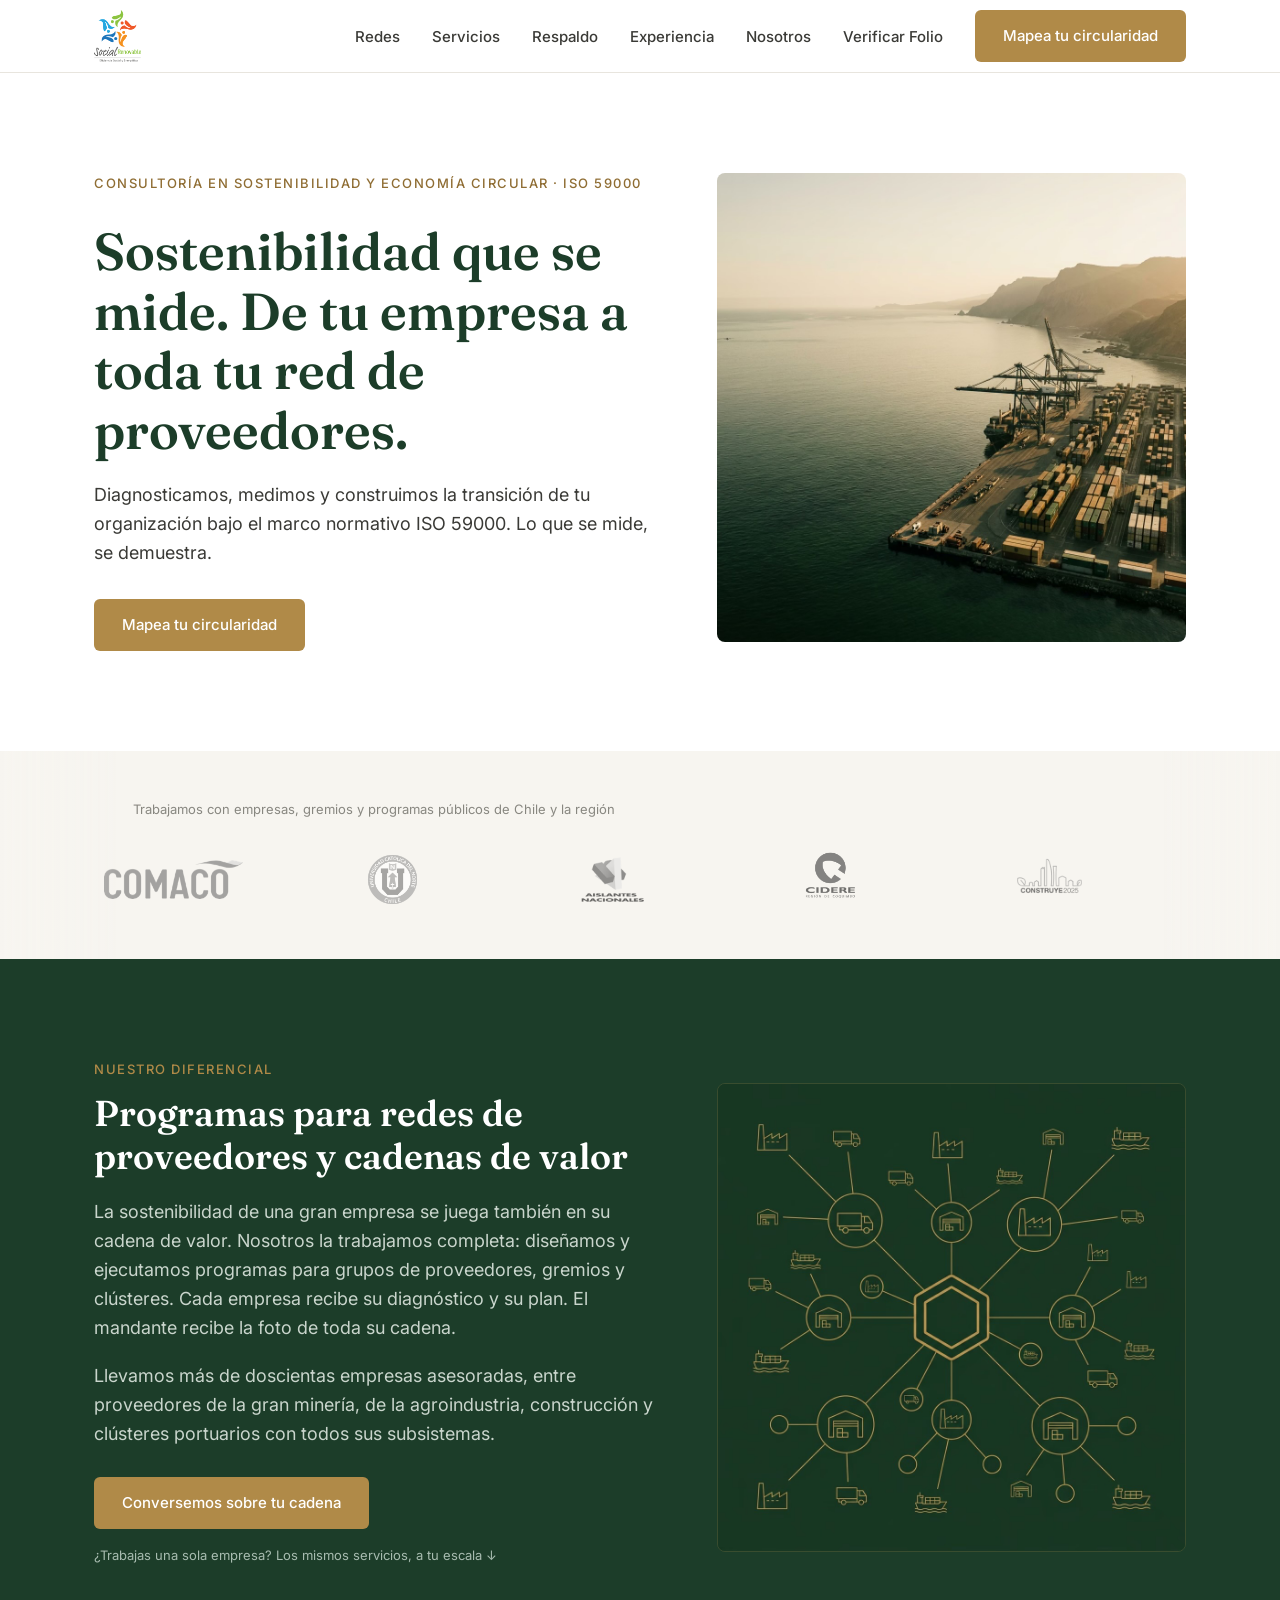
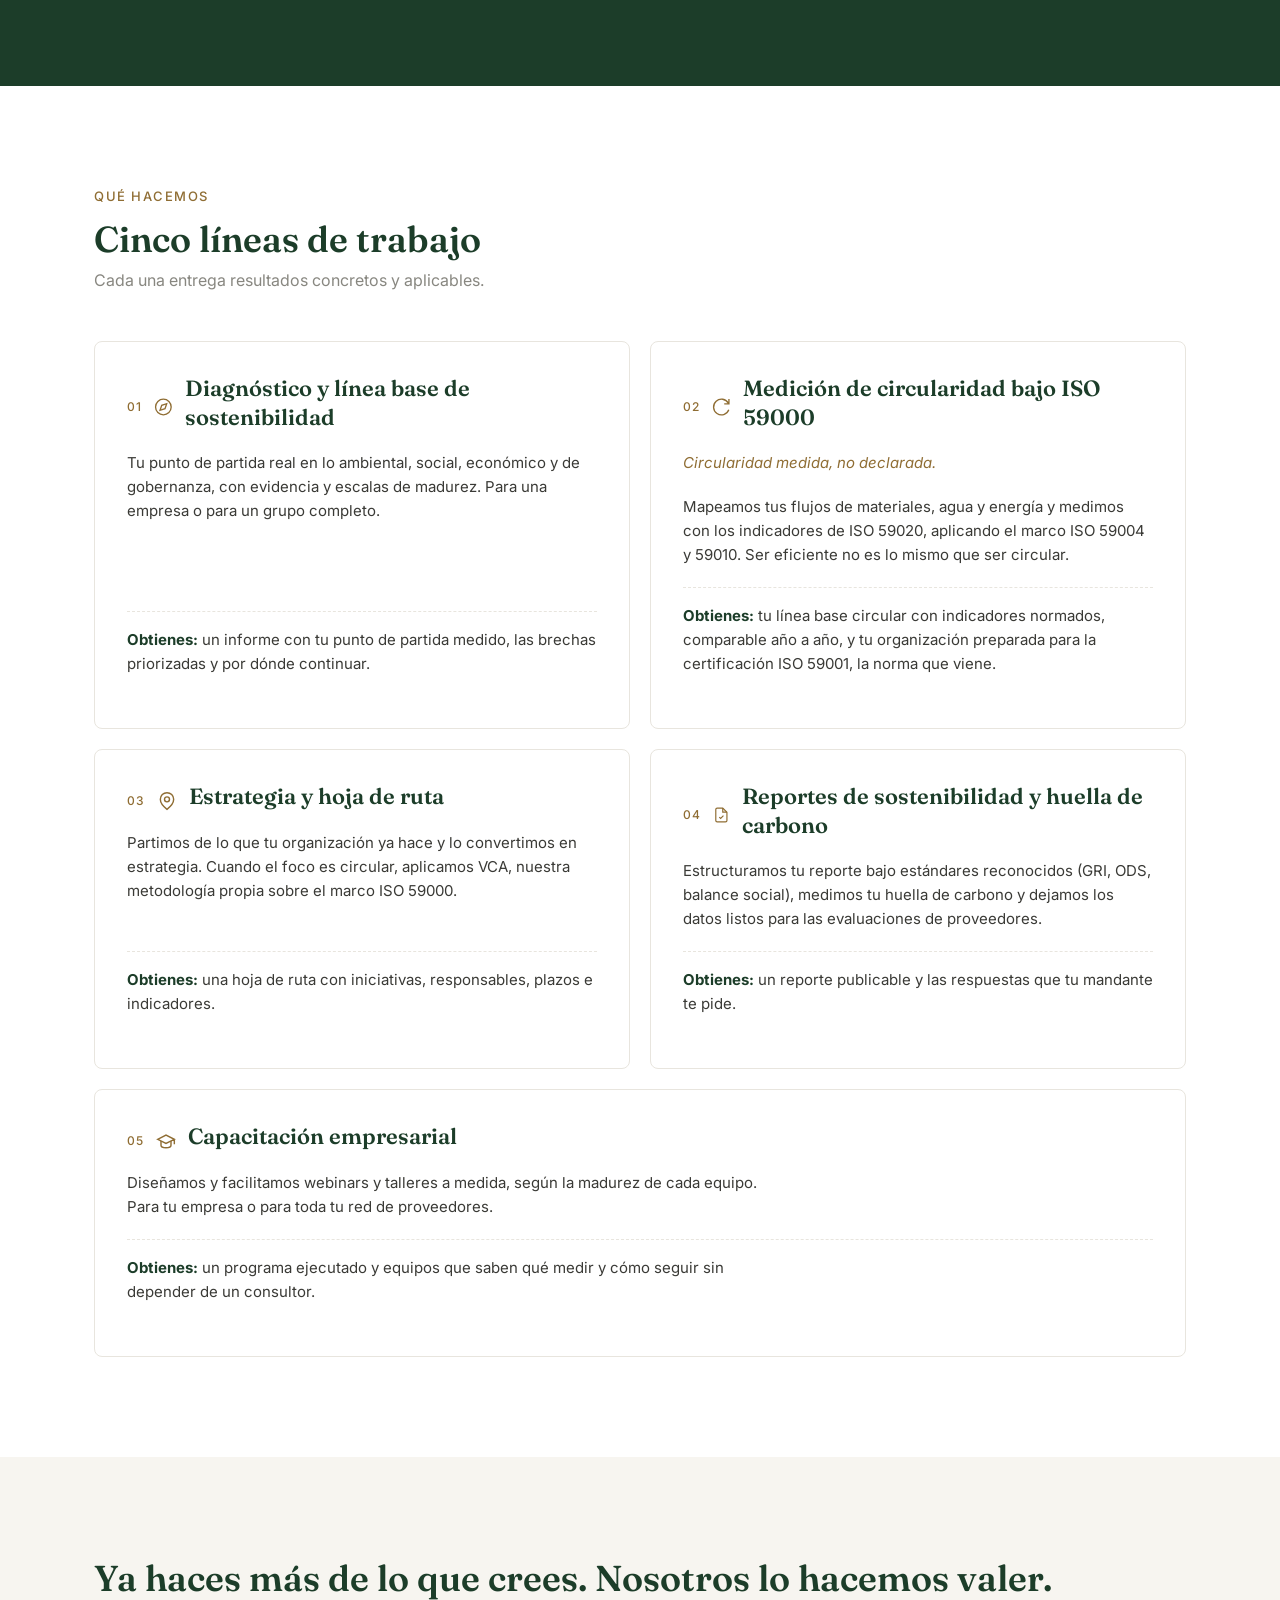
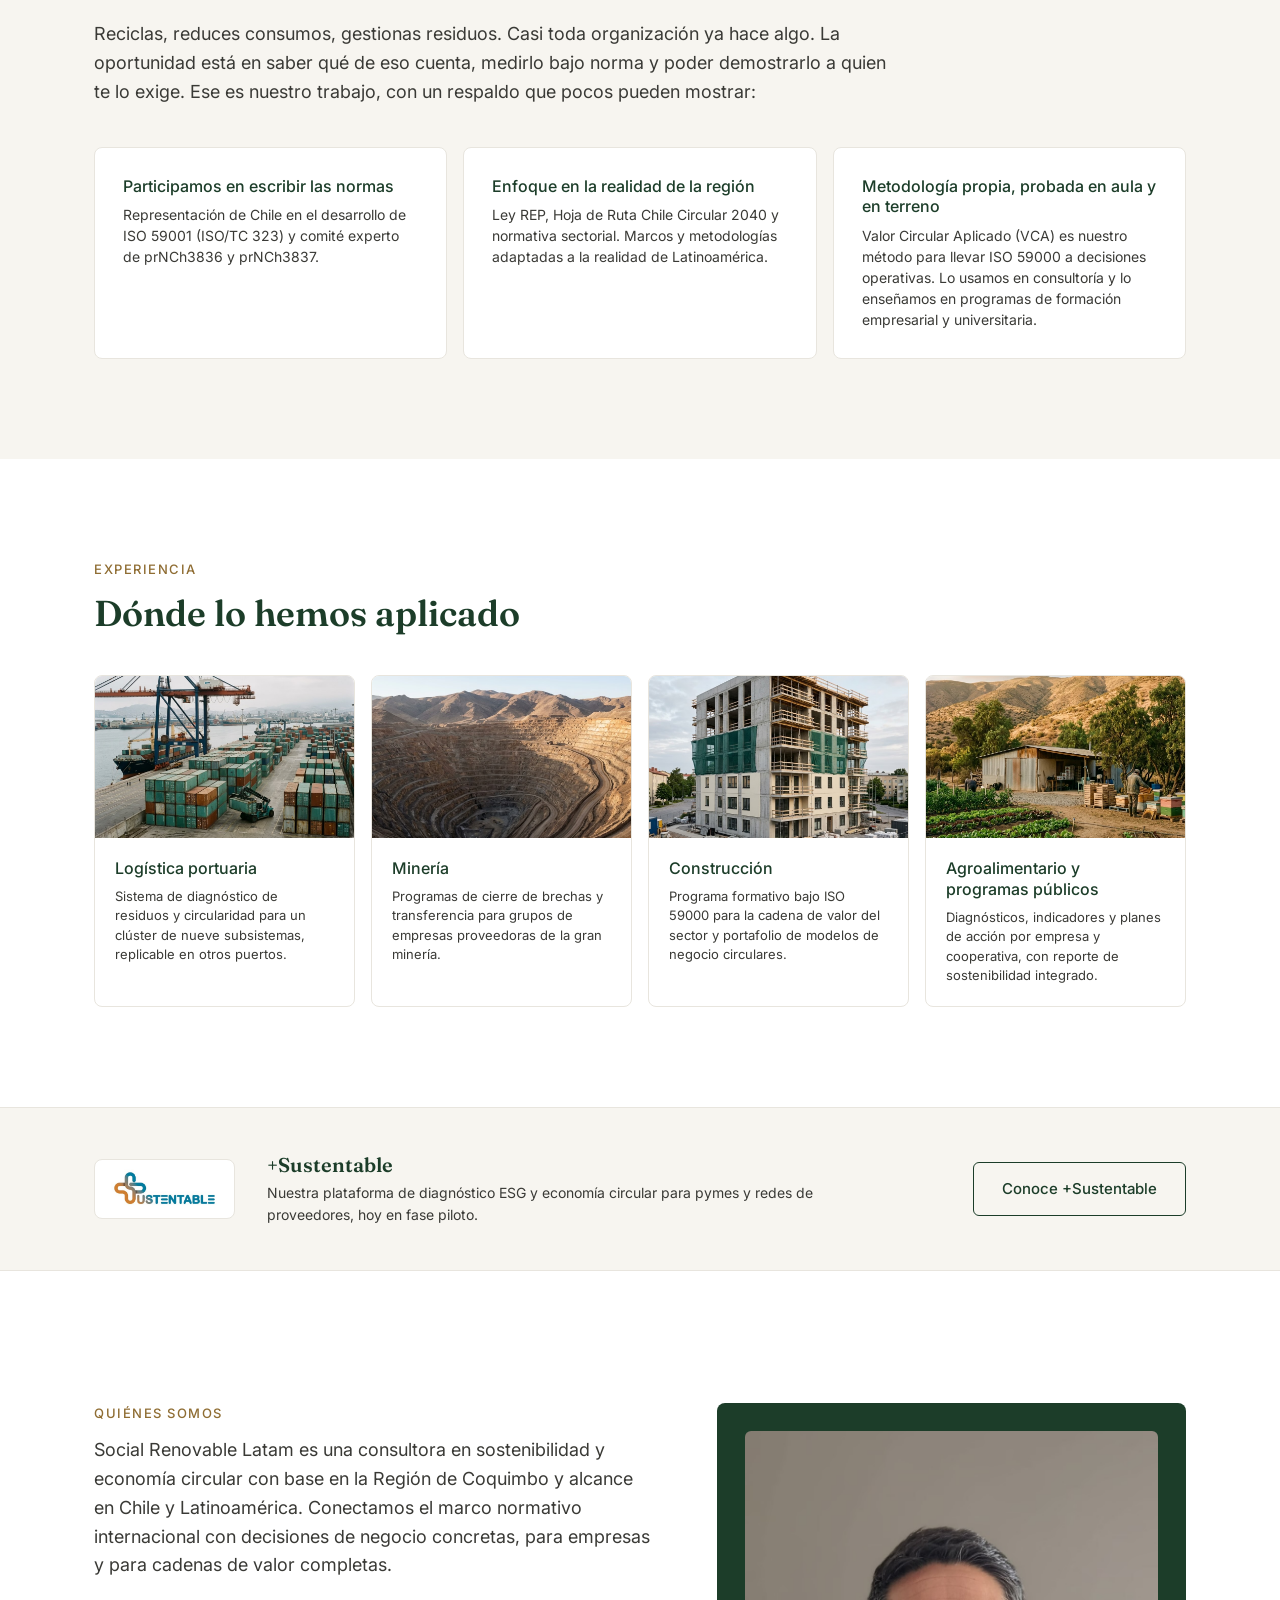
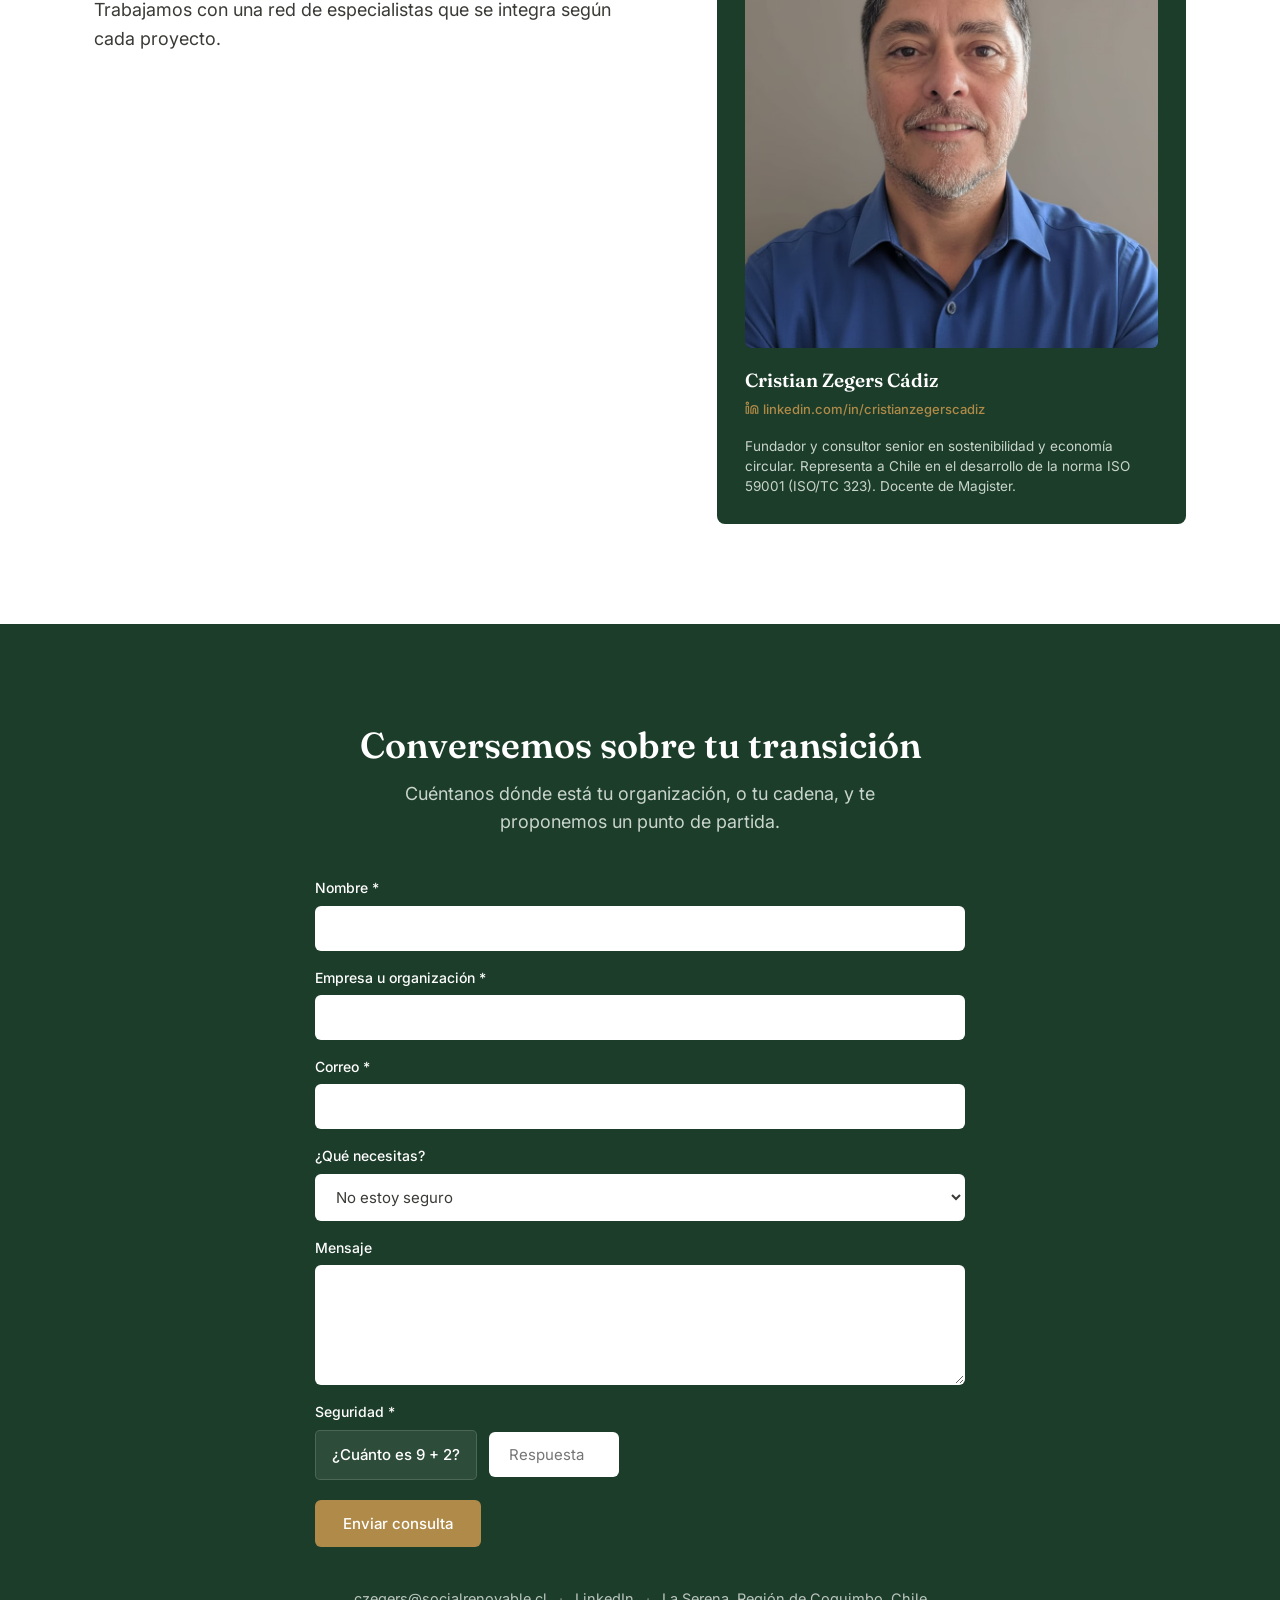
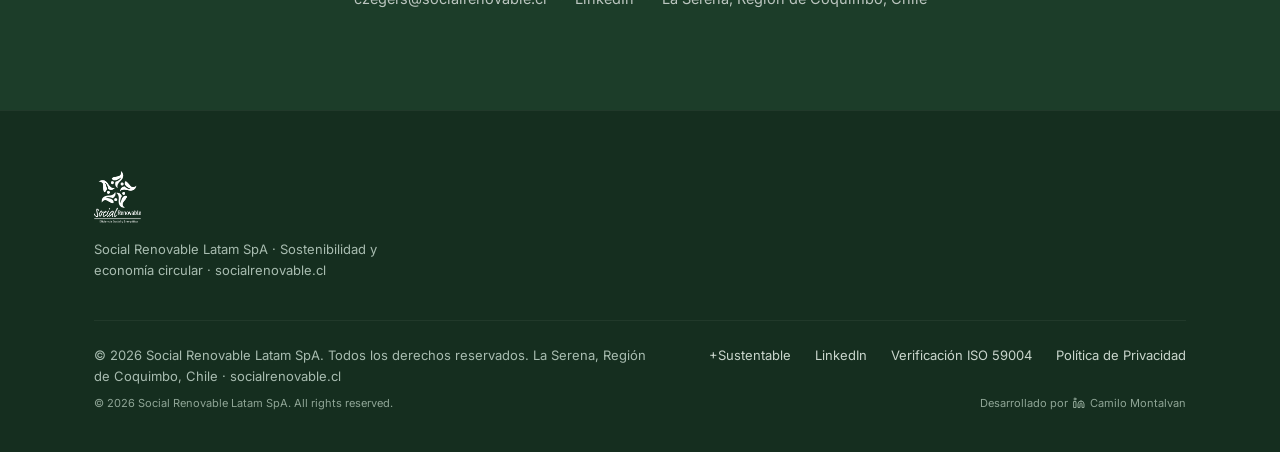
<file: index.html>
<!DOCTYPE html>
<html lang="es-CL">

<head>
  <meta charset="UTF-8">
  <meta name="viewport" content="width=device-width, initial-scale=1.0">
  <title>Social Renovable Latam · Consultoría en sostenibilidad y economía circular ISO 59000</title>
  <meta name="description"
    content="Diagnóstico, medición de circularidad ISO 59000, estrategia, reportes de sostenibilidad y capacitación. Para empresas y redes de proveedores. Chile y Latinoamérica.">
  <meta name="robots" content="index, follow, max-image-preview:large, max-snippet:-1, max-video-preview:-1">

  <link rel="canonical" href="https://socialrenovable.cl/">

  <meta property="og:type" content="website">
  <meta property="og:url" content="https://socialrenovable.cl/">
  <meta property="og:title"
    content="Social Renovable Latam · Consultoría en sostenibilidad y economía circular ISO 59000">
  <meta property="og:description"
    content="Diagnóstico, medición de circularidad ISO 59000, estrategia, reportes de sostenibilidad y capacitación. Para empresas y redes de proveedores. Chile y Latinoamérica.">
  <meta property="og:image" content="https://socialrenovable.cl/img/logos/LOGO-SOCIAL-RENOVABLE_alta.png">

  <meta name="twitter:card" content="summary_large_image">
  <meta name="twitter:title"
    content="Social Renovable Latam · Consultoría en sostenibilidad y economía circular ISO 59000">
  <meta name="twitter:description"
    content="Diagnóstico, medición de circularidad ISO 59000, estrategia, reportes de sostenibilidad y capacitación. Para empresas y redes de proveedores. Chile y Latinoamérica.">
  <meta name="twitter:image" content="https://socialrenovable.cl/img/logos/LOGO-SOCIAL-RENOVABLE_alta.png">

  <script type="application/ld+json">
  {
    "@context": "https://schema.org",
    "@type": "LocalBusiness",
    "name": "Social Renovable Latam",
    "image": "https://socialrenovable.cl/img/logos/LOGO-SOCIAL-RENOVABLE_alta.png",
    "url": "https://socialrenovable.cl/",
    "telephone": "+56977085377",
    "email": "czegers@socialrenovable.cl",
    "address": {
      "@type": "PostalAddress",
      "addressLocality": "La Serena",
      "addressRegion": "Región de Coquimbo",
      "addressCountry": "CL"
    },
    "sameAs": [
      "https://www.linkedin.com/company/social-renovable/"
    ],
    "description": "Consultoría senior en sostenibilidad, economía circular ISO 59000, estrategias ESG y medición de huella de carbono en Chile y Latinoamérica."
  }
  </script>

  <link rel="icon" type="image/png" href="img/logos/LOGO-SOCIAL-RENOVABLE_alta.png">
  <link rel="preconnect" href="https://fonts.googleapis.com">
  <link rel="preconnect" href="https://fonts.gstatic.com" crossorigin>
  <link
    href="https://fonts.googleapis.com/css2?family=Fraunces:opsz,wght@9..144,500;9..144,600&family=Inter:wght@400;500&display=swap"
    rel="stylesheet">
  <link rel="stylesheet" href="css/style.css?v=1.1">
  <script src="js/main.js" defer></script>
</head>

<body>

  <!-- navbar -->
  <nav class="navbar">
    <div class="wrap">
      <a href="#inicio" class="nav-logo" aria-label="Social Renovable Latam Inicio">
        <img src="img/logos/LOGO-SOCIAL-RENOVABLE_alta.png" alt="Social Renovable Latam Logo" width="200" height="52"
          fetchpriority="high">
      </a>

      <button class="nav-toggle" aria-label="Abrir menú de navegación" aria-expanded="false">
        <span></span>
        <span></span>
        <span></span>
      </button>

      <ul class="nav-menu">
        <li class="nav-item"><a href="#redes">Redes</a></li>
        <li class="nav-item"><a href="#servicios">Servicios</a></li>
        <li class="nav-item"><a href="#respaldo">Respaldo</a></li>
        <li class="nav-item"><a href="#experiencia">Experiencia</a></li>
        <li class="nav-item"><a href="#nosotros">Nosotros</a></li>
        <li class="nav-item"><a href="verifica.html" class="link-secundario" style="font-weight: 500;">Verificar Folio</a></li>
        <li><a href="https://www.circularaplicado.cl" target="_blank" rel="noopener noreferrer" class="btn btn-primario">Mapea tu circularidad</a></li>
      </ul>
    </div>
  </nav>

  <!-- hero -->
  <header class="hero" id="inicio">
    <div class="wrap">
      <div class="hero-content reveal">
        <span class="eyebrow">Consultoría en sostenibilidad y economía circular · ISO 59000</span>
        <h1>Sostenibilidad que se mide. De tu empresa a toda tu red de proveedores.</h1>
        <p class="hero-description">
          Diagnosticamos, medimos y construimos la transición de tu organización bajo el marco normativo ISO 59000. Lo
          que se mide, se demuestra.
        </p>
        <div class="hero-actions">
          <a href="https://www.circularaplicado.cl" target="_blank" rel="noopener noreferrer" class="btn btn-primario">Mapea tu circularidad</a>
        </div>
      </div>
      <div class="hero-img reveal">
        <img src="img/hero_port_terminal.jpg"
          alt="Vista elevada de un terminal portuario industrial al atardecer en la costa chilena, con contenedores y grúas de carga bajo una luz cálida"
          width="570" height="380" fetchpriority="high">
      </div>
    </div>
  </header>

  <main>

    <section class="trust section-crema">
      <div class="wrap reveal">
        <p class="trust-title">Trabajamos con empresas, gremios y programas públicos de Chile y la región</p>
        <!-- Los logotipos de clientes se cargan dinámicamente desde js/main.js -->
        <div class="trust-logos-wrapper">
          <div class="trust-logos" id="client-logos-container-1"></div>
          <div class="trust-logos" id="client-logos-container-2" aria-hidden="true"></div>
        </div>
      </div>
    </section>


    <section class="networks section-dark" id="redes">
      <div class="wrap">
        <div class="networks-content reveal">
          <span class="eyebrow">Nuestro diferencial</span>
          <h2>Programas para redes de proveedores y cadenas de valor</h2>
          <p>
            La sostenibilidad de una gran empresa se juega también en su cadena de valor. Nosotros la trabajamos
            completa:
            diseñamos y ejecutamos programas para grupos de proveedores, gremios y clústeres. Cada empresa recibe su
            diagnóstico y su plan. El mandante recibe la foto de toda su cadena.
          </p>
          <p>
            Llevamos más de doscientas empresas asesoradas, entre proveedores de la gran minería, de la agroindustria,
            construcción y clústeres portuarios con todos sus subsistemas.
          </p>
          <div class="networks-actions">
            <a href="#contacto" class="btn btn-primario">Conversemos sobre tu cadena</a>
            <p class="networks-bridge">¿Trabajas una sola empresa? Los mismos servicios, a tu escala ↓</p>
          </div>
        </div>
        <div class="networks-img reveal">
          <img src="img/supply_network_illustration.jpg"
            alt="Ilustración de red que conecta nodos industriales, representando la cadena de valor y proveedores en color dorado sobre fondo verde"
            loading="lazy" width="570" height="380">
        </div>
      </div>
    </section>


    <section class="services" id="servicios">
      <div class="wrap">
        <div class="reveal">
          <span class="eyebrow">Qué hacemos</span>
          <h2>Cinco líneas de trabajo</h2>
          <p class="services-intro">Cada una entrega resultados concretos y aplicables.</p>
        </div>

        <div class="services-grid">

          <article class="card-service reveal">
            <div class="card-header">
              <span class="card-num">01</span>

              <svg class="card-icon" viewBox="0 0 24 24" xmlns="http://www.w3.org/2000/svg">
                <circle cx="12" cy="12" r="10" />
                <polygon points="16.24,7.76 14.12,14.12 7.76,16.24 9.88,9.88" />
              </svg>
              <h3>Diagnóstico y línea base de sostenibilidad</h3>
            </div>
            <p>
              Tu punto de partida real en lo ambiental, social, económico y de gobernanza, con evidencia y escalas de
              madurez. Para una empresa o para un grupo completo.
            </p>
            <div class="card-output">
              <p><strong>Obtienes:</strong> un informe con tu punto de partida medido, las brechas priorizadas y por
                dónde
                continuar.</p>
            </div>
          </article>


          <article class="card-service reveal">
            <div class="card-header">
              <span class="card-num">02</span>

              <svg class="card-icon" viewBox="0 0 24 24" xmlns="http://www.w3.org/2000/svg">
                <path d="M21.5 2v6h-6M21.34 15.57a10 10 0 1 1-.57-8.38l.67-.67" />
              </svg>
              <h3>Medición de circularidad bajo ISO 59000</h3>
            </div>
            <p class="card-tagline">Circularidad medida, no declarada.</p>
            <p>
              Mapeamos tus flujos de materiales, agua y energía y medimos con los indicadores de ISO 59020, aplicando el
              marco ISO 59004 y 59010. Ser eficiente no es lo mismo que ser circular.
            </p>
            <div class="card-output">
              <p><strong>Obtienes:</strong> tu línea base circular con indicadores normados, comparable año a año, y tu
                organización preparada para la certificación ISO 59001, la norma que viene.</p>
            </div>
          </article>


          <article class="card-service reveal">
            <div class="card-header">
              <span class="card-num">03</span>

              <svg class="card-icon" viewBox="0 0 24 24" xmlns="http://www.w3.org/2000/svg">
                <path d="M20 10c0 6-8 12-8 12s-8-6-8-12a8 8 0 0 1 16 0Z" />
                <circle cx="12" cy="10" r="3" />
              </svg>
              <h3>Estrategia y hoja de ruta</h3>
            </div>
            <p>
              Partimos de lo que tu organización ya hace y lo convertimos en estrategia. Cuando el foco es circular,
              aplicamos VCA, nuestra metodología propia sobre el marco ISO 59000.
            </p>
            <div class="card-output">
              <p><strong>Obtienes:</strong> una hoja de ruta con iniciativas, responsables, plazos e indicadores.</p>
            </div>
          </article>


          <article class="card-service reveal">
            <div class="card-header">
              <span class="card-num">04</span>

              <svg class="card-icon" viewBox="0 0 24 24" xmlns="http://www.w3.org/2000/svg">
                <path d="M14 2H6a2 2 0 0 0-2 2v16a2 2 0 0 0 2 2h12a2 2 0 0 0 2-2V8z" />
                <polyline points="14 2 14 8 20 8" />
                <polyline points="9 15 11 17 15 13" />
              </svg>
              <h3>Reportes de sostenibilidad y huella de carbono</h3>
            </div>
            <p>
              Estructuramos tu reporte bajo estándares reconocidos (GRI, ODS, balance social), medimos tu huella de
              carbono y dejamos los datos listos para las evaluaciones de proveedores.
            </p>
            <div class="card-output">
              <p><strong>Obtienes:</strong> un reporte publicable y las respuestas que tu mandante te pide.</p>
            </div>
          </article>


          <article class="card-service card-wide reveal">
            <div class="card-header">
              <span class="card-num">05</span>

              <svg class="card-icon" viewBox="0 0 24 24" xmlns="http://www.w3.org/2000/svg">
                <path d="M22 10v6M2 10l10-5 10 5-10 5z" />
                <path d="M6 12v5c0 2 2.5 3 6 3s6-1 6-3v-5" />
              </svg>
              <h3>Capacitación empresarial</h3>
            </div>
            <p>
              Diseñamos y facilitamos webinars y talleres a medida, según la madurez de cada equipo. Para tu empresa o
              para toda tu red de proveedores.
            </p>
            <div class="card-output">
              <p><strong>Obtienes:</strong> un programa ejecutado y equipos que saben qué medir y cómo seguir sin
                depender
                de un consultor.</p>
            </div>
          </article>
        </div>
      </div>
    </section>


    <section class="backing section-crema" id="respaldo">
      <div class="wrap">
        <div class="reveal">
          <h2>Ya haces más de lo que crees. Nosotros lo hacemos valer.</h2>
          <p class="backing-intro">
            Reciclas, reduces consumos, gestionas residuos. Casi toda organización ya hace algo. La oportunidad está en
            saber qué de eso cuenta, medirlo bajo norma y poder demostrarlo a quien te lo exige. Ese es nuestro trabajo,
            con un respaldo que pocos pueden mostrar:
          </p>
        </div>

        <div class="backing-grid">

          <article class="card-backing reveal">
            <h3>Participamos en escribir las normas</h3>
            <p>Representación de Chile en el desarrollo de ISO 59001 (ISO/TC 323) y comité experto de prNCh3836 y
              prNCh3837.</p>
          </article>


          <article class="card-backing reveal">
            <h3>Enfoque en la realidad de la región</h3>
            <p>Ley REP, Hoja de Ruta Chile Circular 2040 y normativa sectorial. Marcos y metodologías adaptadas a la
              realidad de Latinoamérica.</p>
          </article>


          <article class="card-backing reveal">
            <h3>Metodología propia, probada en aula y en terreno</h3>
            <p>Valor Circular Aplicado (VCA) es nuestro método para llevar ISO 59000 a decisiones operativas. Lo usamos
              en consultoría y lo enseñamos en programas de formación empresarial y universitaria.</p>
          </article>
        </div>
      </div>
    </section>


    <section class="experience" id="experiencia">
      <div class="wrap">
        <div class="reveal">
          <span class="eyebrow">Experiencia</span>
          <h2>Dónde lo hemos aplicado</h2>
        </div>

        <div class="experience-grid">

          <article class="card-experience reveal">
            <div class="experience-img">
              <img src="img/port_logistics_stacks.jpg"
                alt="Pilas de contenedores en puerto de carga marítima, con grúa pórtico de fondo" loading="lazy"
                width="345" height="230">
            </div>
            <div class="experience-body">
              <h3>Logística portuaria</h3>
              <p>Sistema de diagnóstico de residuos y circularidad para un clúster de nueve subsistemas, replicable en
                otros puertos.</p>
            </div>
          </article>


          <article class="card-experience reveal">
            <div class="experience-img">
              <img src="img/chilean_copper_mine.jpg"
                alt="Faena minera a rajo abierto en el norte de Chile a primera hora de la mañana, mostrando terrazas y montañas secas de fondo"
                loading="lazy" width="345" height="230">
            </div>
            <div class="experience-body">
              <h3>Minería</h3>
              <p>Programas de cierre de brechas y transferencia para grupos de empresas proveedoras de la gran minería.
              </p>
            </div>
          </article>


          <article class="card-experience reveal">
            <div class="experience-img">
              <img src="img/construction_site_order.jpg"
                alt="Edificio en construcción con estructura de concreto expuesto y materiales ordenados en primer plano"
                loading="lazy" width="345" height="230">
            </div>
            <div class="experience-body">
              <h3>Construcción</h3>
              <p>Programa formativo bajo ISO 59000 para la cadena de valor del sector y portafolio de modelos de negocio
                circulares.</p>
            </div>
          </article>


          <article class="card-experience reveal">
            <div class="experience-img">
              <img src="img/chilean_valley_cooperative.jpg"
                alt="Cooperativa agrícola en un valle chileno semiárido con cultivos y cobertizo de empaque bajo la luz de la tarde"
                loading="lazy" width="345" height="230">
            </div>
            <div class="experience-body">
              <h3>Agroalimentario y programas públicos</h3>
              <p>Diagnósticos, indicadores y planes de acción por empresa y cooperativa, con reporte de sostenibilidad
                integrado.</p>
            </div>
          </article>
        </div>
      </div>
    </section>

    <!-- +Sustentable -->
    <section class="sustentable-bar section-crema">
      <div class="wrap reveal">
        <div class="sustentable-logo">
          <img src="img/logos/descarga.jpeg" alt="Logo de +Sustentable" loading="lazy" width="120" height="40">
        </div>
        <div class="sustentable-text">
          <h3>+Sustentable</h3>
          <p>Nuestra plataforma de diagnóstico ESG y economía circular para pymes y redes de proveedores, hoy en fase
            piloto.</p>
        </div>
        <a href="#" class="btn btn-secundario link-sustentable" target="_blank" rel="noopener noreferrer">Conoce +Sustentable</a>
      </div>
    </section>


    <section class="about" id="nosotros">
      <div class="wrap">
        <!-- PARTE 1: LA CONSULTORA -->
        <div class="about-consultora reveal">
          <div class="about-intro-grid">
            <div class="about-company-desc">
              <span class="eyebrow">Quiénes somos</span>
              <p>Social Renovable Latam es una consultora en sostenibilidad y economía circular con base en la Región de
                Coquimbo y alcance en Chile y Latinoamérica. Conectamos el marco normativo internacional con decisiones
                de
                negocio concretas, para empresas y para cadenas de valor completas.</p>
              <p>Trabajamos con una red de especialistas que se integra según cada proyecto.</p>
            </div>
            <div class="founder-card-wrapper">
              <div class="about-card">
                <div class="about-photo">
                  <img src="img/cristian_zegers_cadiz.jpg" alt="Cristian Zegers Cádiz" loading="lazy" width="280"
                    height="350">
                </div>
                <h3>Cristian Zegers Cádiz</h3>
                <div class="about-tagline"><a href="https://www.linkedin.com/in/cristianzegerscadiz/" target="_blank"
                    rel="noopener noreferrer"><svg width="14" height="14" viewBox="0 0 24 24" fill="none" stroke="currentColor"
                      stroke-width="2" stroke-linecap="round" stroke-linejoin="round"
                      style="vertical-align: middle; margin-right: 4px; position: relative; top: -1px;">
                      <path d="M16 8a6 6 0 0 1 6 6v7h-4v-7a2 2 0 0 0-2-2 2 2 0 0 0-2 2v7h-4v-7a6 6 0 0 1 6-6z"></path>
                      <rect x="2" y="9" width="4" height="12"></rect>
                      <circle cx="4" cy="4" r="2"></circle>
                    </svg>linkedin.com/in/cristianzegerscadiz</a></div>
                <p class="about-bio">Fundador y consultor senior en sostenibilidad y economía circular. Representa a
                  Chile en el desarrollo de la norma ISO 59001 (ISO/TC 323). Docente de Magister.</p>
              </div>
            </div>
          </div>
        </div>
      </div>
    </section>

    <!-- Contacto -->
    <section class="contact section-dark" id="contacto">
      <div class="wrap">
        <div class="reveal">
          <h2>Conversemos sobre tu transición</h2>
          <p class="contact-intro">Cuéntanos dónde está tu organización, o tu cadena, y te proponemos un punto de
            partida.
          </p>
        </div>

        <div class="contact-layout reveal">
          <form class="contact-form" id="contact-form">
            <!-- Campos de Configuración de FormSubmit (Desactiva captcha en la redirección externa porque usaremos uno interno) -->
            <input type="hidden" name="_captcha" value="false">
            <!-- Honeypot: Campo oculto anti-bots -->
            <input type="text" name="_honey" style="display:none">

            <div class="form-group">
              <label for="form-nombre">Nombre *</label>
              <input type="text" id="form-nombre" name="nombre" class="form-input" required>
            </div>

            <div class="form-group">
              <label for="form-empresa">Empresa u organización *</label>
              <input type="text" id="form-empresa" name="empresa" class="form-input" required>
            </div>

            <div class="form-group">
              <label for="form-email">Correo *</label>
              <input type="email" id="form-email" name="email" class="form-input" required>
            </div>

            <div class="form-group">
              <label for="form-necesita">¿Qué necesitas?</label>
              <select id="form-necesita" name="necesidad" class="form-input">
                <option value="Diagnóstico de sostenibilidad">Diagnóstico de sostenibilidad</option>
                <option value="Medición de circularidad">Medición de circularidad</option>
                <option value="Estrategia y hoja de ruta">Estrategia y hoja de ruta</option>
                <option value="Reportes y huella de carbono">Reportes y huella de carbono</option>
                <option value="Capacitación">Capacitación</option>
                <option value="Programa para mi red de proveedores">Programa para mi red de proveedores</option>
                <option value="No estoy seguro" selected>No estoy seguro</option>
              </select>
            </div>

            <div class="form-group">
              <label for="form-mensaje">Mensaje</label>
              <textarea id="form-mensaje" name="mensaje" class="form-input"></textarea>
            </div>

            <!-- CAPTCHA Matemático de Seguridad -->
            <div class="form-group captcha-group">
              <label for="form-captcha">Seguridad *</label>
              <div class="captcha-wrapper">
                <span id="captcha-question" class="captcha-question">¿Cuánto es X + Y?</span>
                <input type="number" id="form-captcha" class="form-input captcha-input" placeholder="Respuesta"
                  required>
              </div>
            </div>

            <button type="submit" class="btn btn-primario">Enviar consulta</button>

            <div class="form-message" id="form-message"></div>
          </form>

          <div class="contact-footer">
            <a href="mailto:czegers@socialrenovable.cl" class="contacto-email">czegers@socialrenovable.cl</a>
            <span class="divider">·</span>
            <a href="https://www.linkedin.com/company/social-renovable/" target="_blank" rel="noopener noreferrer">LinkedIn</a>
            <span class="divider">·</span>
            <span class="location">La Serena, Región de Coquimbo, Chile</span>
          </div>
        </div>
      </div>
    </section>

  </main>

  <!-- footer -->
  <footer class="footer">
    <div class="wrap">
      <div class="footer-top">
        <div class="footer-brand">
          <a href="#inicio" class="footer-logo">
            <img src="img/logos/LOGO-SOCIAL-RENOVABLE_alta.png" alt="Social Renovable Latam Logo Blanco" width="200"
              height="52">
          </a>
          <p>Social Renovable Latam SpA · Sostenibilidad y economía circular · socialrenovable.cl</p>
        </div>
      </div>

      <div class="footer-bottom">
        <div class="footer-copyrights">
          <p>&copy; 2026 Social Renovable Latam SpA. Todos los derechos reservados. La Serena, Región de Coquimbo, Chile
            · socialrenovable.cl</p>
          <p class="copyright-en">&copy; 2026 Social Renovable Latam SpA. All rights reserved.</p>
        </div>
        <div class="footer-right">
          <div class="footer-links">
            <a href="#" class="link-sustentable" target="_blank" rel="noopener noreferrer">+Sustentable</a>
            <a href="https://www.linkedin.com/company/social-renovable/" target="_blank" rel="noopener noreferrer">LinkedIn</a>
            <a href="verifica.html">Verificación ISO 59004</a>
            <a href="politica-de-privacidad.html">Política de Privacidad</a>
          </div>
          <div class="footer-developer">
            <a href="https://www.linkedin.com/in/camilo-montalvan/" target="_blank" rel="noopener noreferrer">
              <span>Desarrollado por</span>
              <svg width="12" height="12" viewBox="0 0 24 24" fill="none" stroke="currentColor" stroke-width="2" stroke-linecap="round" stroke-linejoin="round" aria-hidden="true">
                <path d="M16 8a6 6 0 0 1 6 6v7h-4v-7a2 2 0 0 0-2-2 2 2 0 0 0-2 2v7h-4v-7a6 6 0 0 1 6-6z"></path>
                <rect x="2" y="9" width="4" height="12"></rect>
                <circle cx="4" cy="4" r="2"></circle>
              </svg>
              <span>Camilo Montalvan</span>
            </a>
          </div>
        </div>
      </div>
    </div>
  </footer>

</body>

</html>
</file>
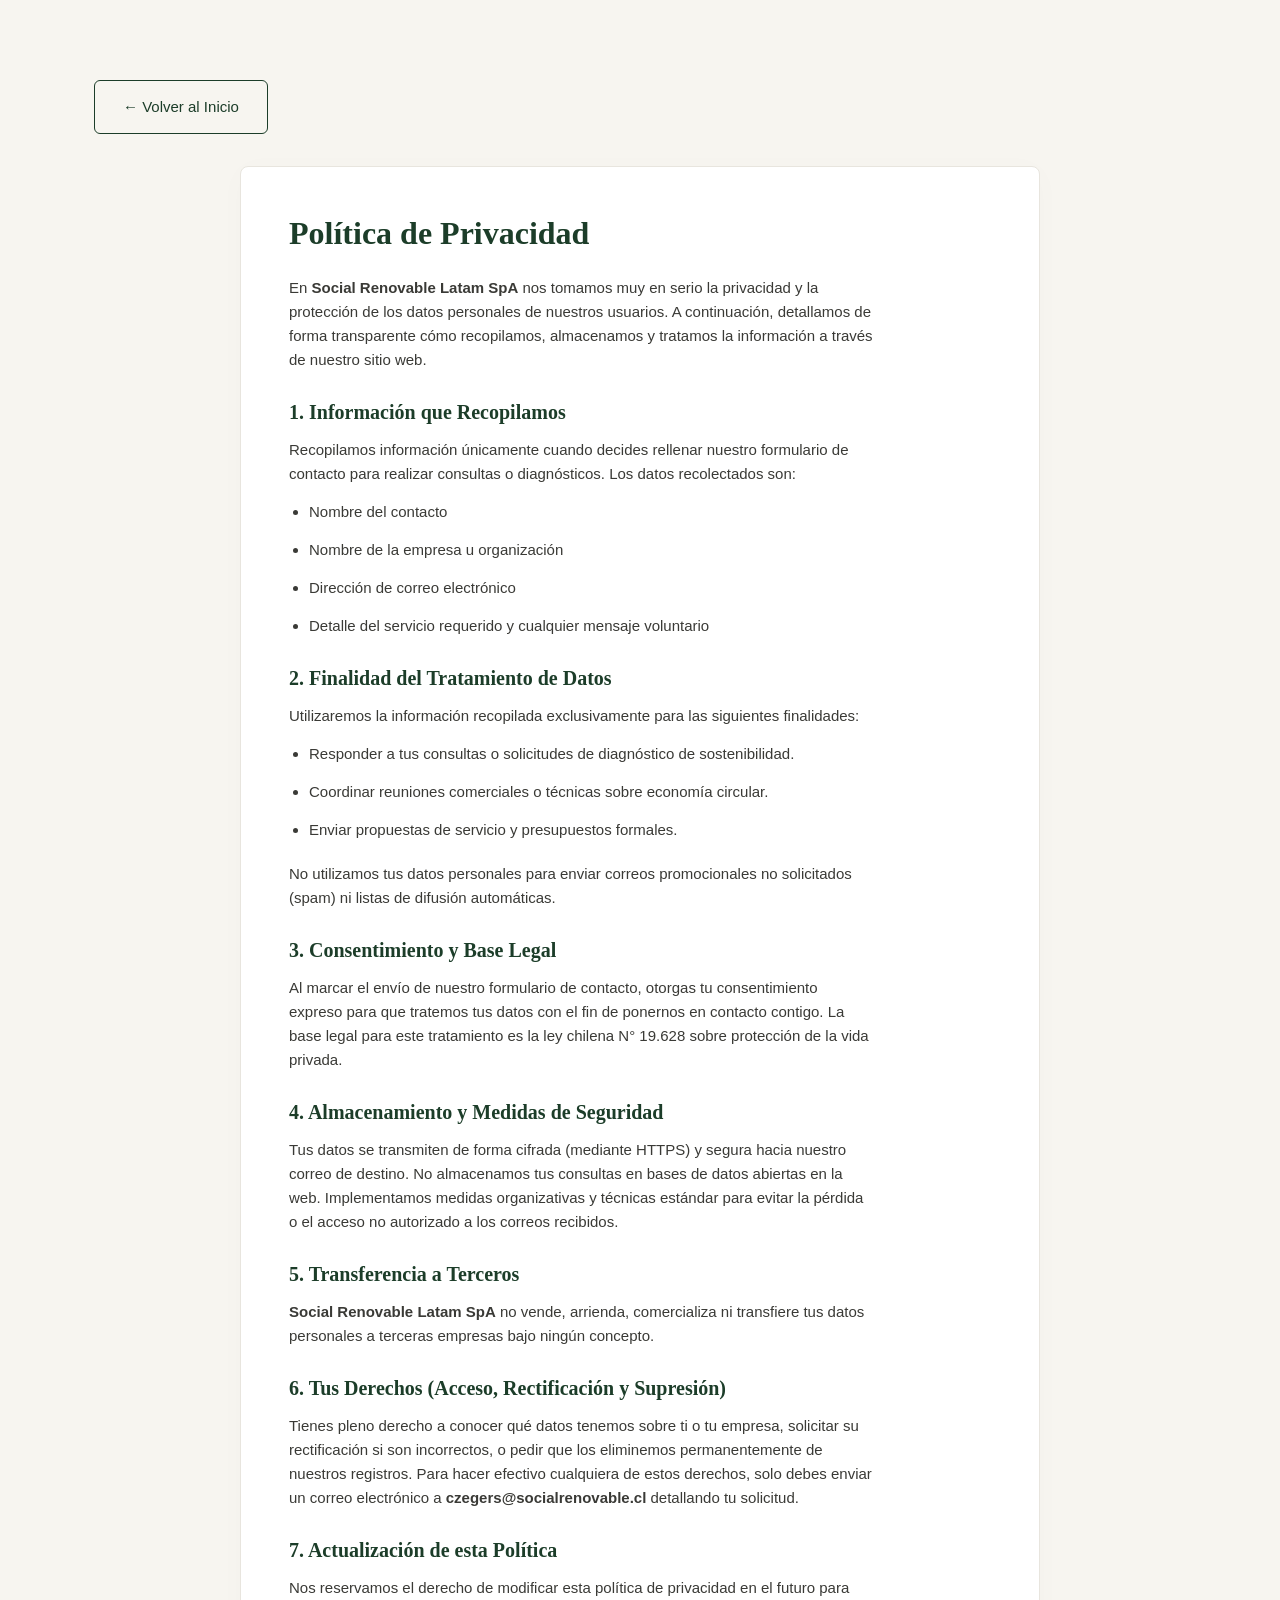
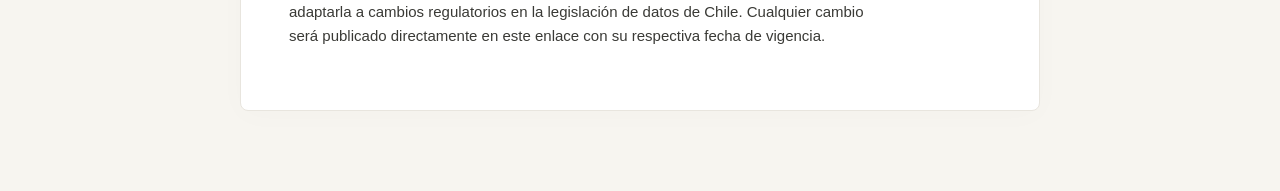
<file: politica-de-privacidad.html>
<!DOCTYPE html>
<html lang="es-CL">

<head>
  <meta charset="UTF-8">
  <meta name="viewport" content="width=device-width, initial-scale=1.0">
  <title>Política de Privacidad · Social Renovable Latam</title>
  <meta name="robots" content="noindex, follow">

  <link rel="icon" type="image/png" href="img/logos/LOGO-SOCIAL-RENOVABLE_alta.png">
  <link rel="stylesheet" href="css/style.css?v=1.1">

  <style>
    .legal-page {
      padding: 80px 0;
      background-color: var(--color-crema);
      min-height: 100vh;
    }

    .legal-content {
      background-color: #FFFFFF;
      padding: 48px;
      border-radius: 8px;
      border: 1px solid var(--color-bordes-tarjeta);
      box-shadow: 0 4px 30px rgba(0, 0, 0, 0.02);
      max-width: 800px;
      margin: 0 auto;
    }

    .legal-content h1 {
      margin-bottom: 24px;
      font-size: 32px;
    }

    .legal-content h2 {
      margin: 28px 0 14px;
      font-size: 20px;
    }

    .legal-content p,
    .legal-content li {
      font-size: 15px;
      line-height: 1.6;
      margin-bottom: 14px;
      color: var(--color-texto-cuerpo);
    }

    .legal-content ul {
      margin-left: 20px;
      margin-bottom: 20px;
    }

    .btn-volver {
      margin-bottom: 32px;
    }
  </style>
</head>

<body>

  <main class="legal-page">
    <div class="wrap">

      <a href="index.html" class="btn btn-secundario btn-volver">← Volver al Inicio</a>

      <article class="legal-content">
        <h1>Política de Privacidad</h1>

        <p>
          En <strong>Social Renovable Latam SpA</strong> nos tomamos muy en serio la privacidad y la protección de los
          datos personales de nuestros usuarios. A continuación, detallamos de forma transparente cómo recopilamos,
          almacenamos y tratamos la información a través de nuestro sitio web.
        </p>

        <h2>1. Información que Recopilamos</h2>
        <p>
          Recopilamos información únicamente cuando decides rellenar nuestro formulario de contacto para realizar
          consultas o diagnósticos. Los datos recolectados son:
        </p>
        <ul>
          <li>Nombre del contacto</li>
          <li>Nombre de la empresa u organización</li>
          <li>Dirección de correo electrónico</li>
          <li>Detalle del servicio requerido y cualquier mensaje voluntario</li>
        </ul>

        <h2>2. Finalidad del Tratamiento de Datos</h2>
        <p>
          Utilizaremos la información recopilada exclusivamente para las siguientes finalidades:
        </p>
        <ul>
          <li>Responder a tus consultas o solicitudes de diagnóstico de sostenibilidad.</li>
          <li>Coordinar reuniones comerciales o técnicas sobre economía circular.</li>
          <li>Enviar propuestas de servicio y presupuestos formales.</li>
        </ul>
        <p>
          No utilizamos tus datos personales para enviar correos promocionales no solicitados (spam) ni listas de
          difusión automáticas.
        </p>

        <h2>3. Consentimiento y Base Legal</h2>
        <p>
          Al marcar el envío de nuestro formulario de contacto, otorgas tu consentimiento expreso para que tratemos tus
          datos con el fin de ponernos en contacto contigo. La base legal para este tratamiento es la ley chilena N°
          19.628 sobre protección de la vida privada.
        </p>

        <h2>4. Almacenamiento y Medidas de Seguridad</h2>
        <p>
          Tus datos se transmiten de forma cifrada (mediante HTTPS) y segura hacia nuestro correo de destino. No
          almacenamos tus consultas en bases de datos abiertas en la web. Implementamos medidas organizativas y técnicas
          estándar para evitar la pérdida o el acceso no autorizado a los correos recibidos.
        </p>

        <h2>5. Transferencia a Terceros</h2>
        <p>
          <strong>Social Renovable Latam SpA</strong> no vende, arrienda, comercializa ni transfiere tus datos
          personales a terceras empresas bajo ningún concepto.
        </p>

        <h2>6. Tus Derechos (Acceso, Rectificación y Supresión)</h2>
        <p>
          Tienes pleno derecho a conocer qué datos tenemos sobre ti o tu empresa, solicitar su rectificación si son
          incorrectos, o pedir que los eliminemos permanentemente de nuestros registros. Para hacer efectivo cualquiera
          de estos derechos, solo debes enviar un correo electrónico a <strong>czegers@socialrenovable.cl</strong>
          detallando tu solicitud.
        </p>

        <h2>7. Actualización de esta Política</h2>
        <p>
          Nos reservamos el derecho de modificar esta política de privacidad en el futuro para adaptarla a cambios
          regulatorios en la legislación de datos de Chile. Cualquier cambio será publicado directamente en este enlace
          con su respectiva fecha de vigencia.
        </p>
      </article>

    </div>
  </main>

</body>

</html>
</file>
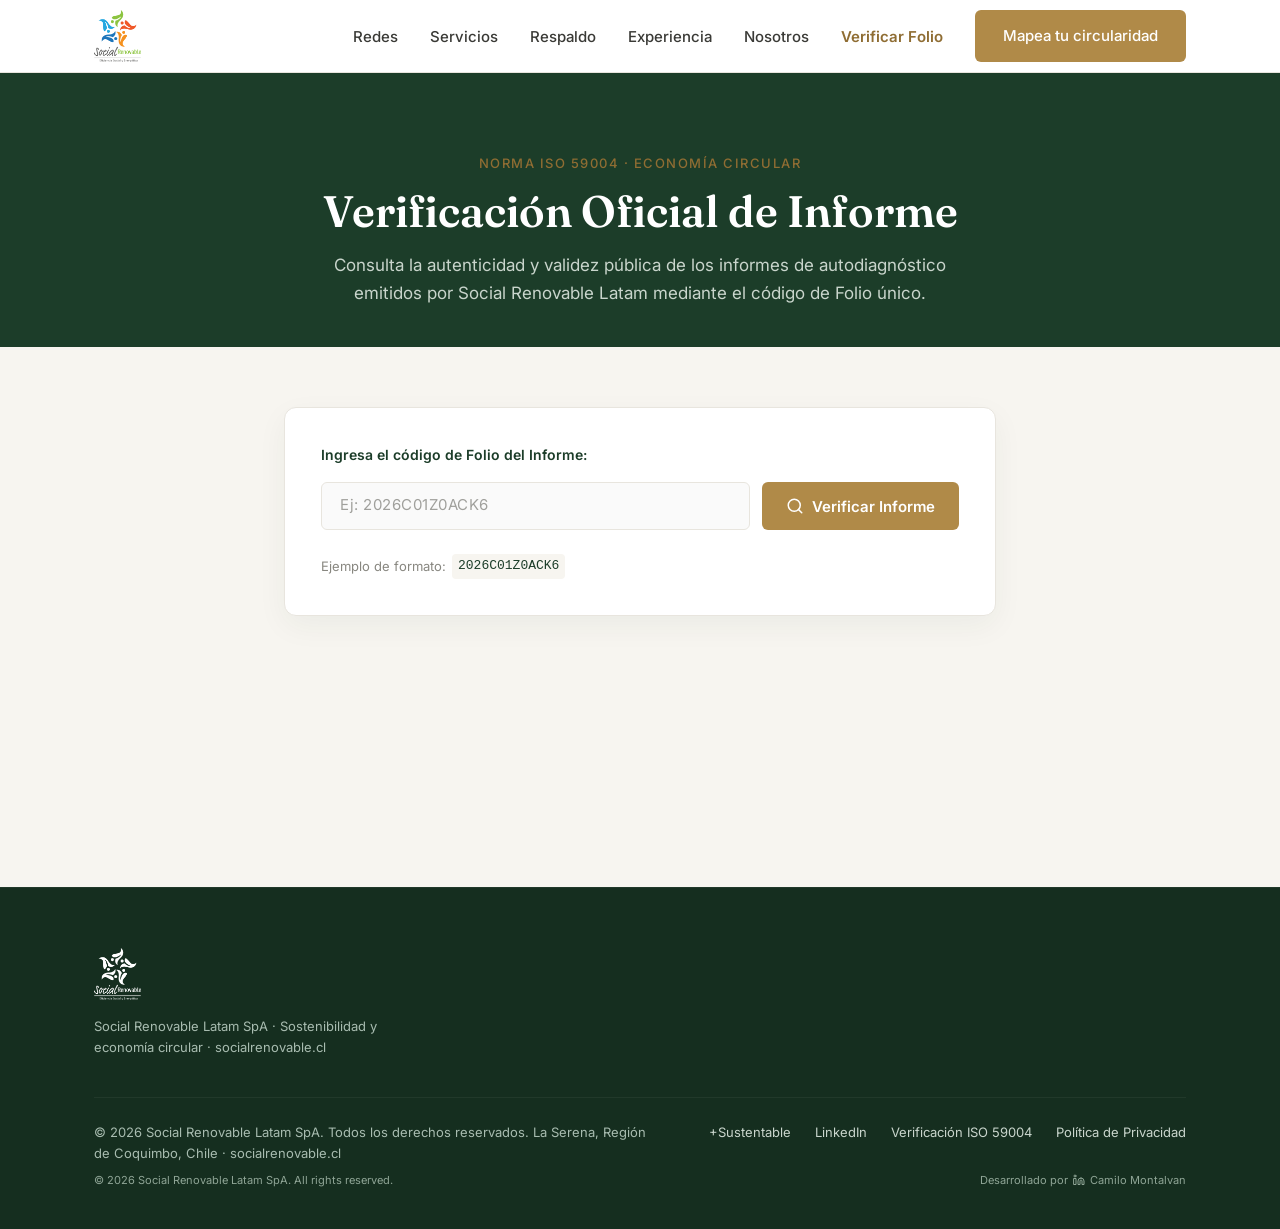
<file: verifica.html>
<!DOCTYPE html>
<html lang="es-CL">

<head>
  <meta charset="UTF-8">
  <meta name="viewport" content="width=device-width, initial-scale=1.0">
  <title>Verificación de Folio ISO 59004 · Social Renovable Latam</title>
  <meta name="description"
    content="Verifica la validez y autenticidad de los informes de autodiagnóstico de sostenibilidad y economía circular bajo la norma ISO 59004 emitidos por Social Renovable Latam.">
  <meta name="robots" content="index, follow">
  <link rel="canonical" href="https://socialrenovable.cl/verifica.html">

  <meta property="og:type" content="website">
  <meta property="og:url" content="https://socialrenovable.cl/verifica.html">
  <meta property="og:title" content="Verificación de Folio ISO 59004 · Social Renovable Latam">
  <meta property="og:description"
    content="Plataforma de verificación oficial de autenticidad para informes de economía circular bajo estándar ISO 59004.">
  <meta property="og:image" content="https://socialrenovable.cl/img/logos/LOGO-SOCIAL-RENOVABLE_alta.png">

  <link rel="icon" type="image/png" href="img/logos/LOGO-SOCIAL-RENOVABLE_alta.png">
  <link rel="preconnect" href="https://fonts.googleapis.com">
  <link rel="preconnect" href="https://fonts.gstatic.com" crossorigin>
  <link
    href="https://fonts.googleapis.com/css2?family=Fraunces:opsz,wght@9..144,500;9..144,600&family=Inter:wght@400;500;600;700&display=swap"
    rel="stylesheet">
  <link rel="stylesheet" href="css/style.css?v=1.1">

  <script src="js/main.js" defer></script>
  <script src="js/verifica.js" defer></script>
</head>

<body>

  <!-- navbar -->
  <nav class="navbar">
    <div class="wrap">
      <a href="index.html" class="nav-logo" aria-label="Social Renovable Latam Inicio">
        <img src="img/logos/LOGO-SOCIAL-RENOVABLE_alta.png" alt="Social Renovable Latam Logo" width="200" height="52"
          fetchpriority="high">
      </a>

      <button class="nav-toggle" aria-label="Abrir menú de navegación" aria-expanded="false">
        <span></span>
        <span></span>
        <span></span>
      </button>

      <ul class="nav-menu">
        <li class="nav-item"><a href="index.html#redes">Redes</a></li>
        <li class="nav-item"><a href="index.html#servicios">Servicios</a></li>
        <li class="nav-item"><a href="index.html#respaldo">Respaldo</a></li>
        <li class="nav-item"><a href="index.html#experiencia">Experiencia</a></li>
        <li class="nav-item"><a href="index.html#nosotros">Nosotros</a></li>
        <li class="nav-item"><a href="verifica.html" class="link-secundario" style="font-weight: 600; color: var(--color-dorado-texto);">Verificar Folio</a></li>
        <li><a href="https://www.circularaplicado.cl" target="_blank" rel="noopener noreferrer" class="btn btn-primario">Mapea tu circularidad</a></li>
      </ul>
    </div>
  </nav>

  <!-- hero -->
  <header class="verifica-hero">
    <div class="wrap">
      <span class="eyebrow">Norma ISO 59004 · Economía Circular</span>
      <h1>Verificación Oficial de Informe</h1>
      <p>
        Consulta la autenticidad y validez pública de los informes de autodiagnóstico emitidos por Social Renovable Latam mediante el código de Folio único.
      </p>
    </div>
  </header>

  <main class="verifica-main">
    <div class="wrap verifica-container">

      <!-- Formulario de Consulta -->
      <section class="verifica-search-card">
        <form id="verifica-form" class="verifica-form">
          <label for="folio-input" style="font-size: 14px; font-weight: 600; color: var(--color-verde-noche);">
            Ingresa el código de Folio del Informe:
          </label>
          <div class="verifica-input-group">
            <input type="text" id="folio-input" class="verifica-input" placeholder="Ej: 2026C01Z0ACK6"
              required autocomplete="off" spellcheck="false" aria-label="Código de Folio ISO 59004">
            <button type="submit" id="verify-btn" class="btn btn-primario verifica-btn">
              <svg width="18" height="18" viewBox="0 0 24 24" fill="none" stroke="currentColor" stroke-width="2"
                stroke-linecap="round" stroke-linejoin="round">
                <circle cx="11" cy="11" r="8"></circle>
                <line x1="21" y1="21" x2="16.65" y2="16.65"></line>
              </svg>
              <span>Verificar Informe</span>
            </button>
          </div>
          <p class="verifica-hint">
            <span>Ejemplo de formato:</span> <code>2026C01Z0ACK6</code>
          </p>
        </form>
      </section>

      <!-- Estado de Carga / Spinner -->
      <div id="verifica-loading" class="verifica-loading" style="display: none;" aria-live="polite">
        <div class="loading-spinner" role="status"></div>
        <p class="loading-text">Consultando base de datos oficial de autodiagnósticos...</p>
      </div>

      <!-- Tarjeta 1: Resultado Válido y Encontrado -->
      <article id="result-valid" class="result-card result-card-valid" style="display: none;" aria-live="polite">
        <header class="result-card-header">
          <div class="badge-verified">
            <svg viewBox="0 0 20 20">
              <path fill-rule="evenodd"
                d="M10 18a8 8 0 100-16 8 8 0 000 16zm3.707-9.293a1 1 0 00-1.414-1.414L9 10.586 7.707 9.293a1 1 0 00-1.414 1.414l2 2a1 1 0 001.414 0l4-4z"
                clip-rule="evenodd"></path>
            </svg>
            <span>Informe Auténtico y Verificado</span>
          </div>
          <code id="res-folio" class="folio-tag">ISO59004-2026-ABCD</code>
        </header>

        <div class="result-card-body">
          <div class="result-grid">
            <div class="result-item">
              <label>Organización / Empresa</label>
              <span id="res-organizacion">-</span>
            </div>

            <div class="result-item">
              <label>Fecha de Emisión</label>
              <span id="res-fecha">-</span>
            </div>

            <div class="result-item">
              <label>Rubro de Actividad</label>
              <span id="res-rubro">-</span>
            </div>

            <div class="result-item">
              <label>País</label>
              <span id="res-pais">-</span>
            </div>
          </div>

          <div class="result-divider"></div>

          <h2 class="result-section-title">
            <svg width="18" height="18" viewBox="0 0 24 24" fill="none" stroke="currentColor" stroke-width="2">
              <path d="M22 11.08V12a10 10 0 1 1-5.93-9.14"></path>
              <polyline points="22 4 12 14.01 9 11.01"></polyline>
            </svg>
            Síntesis de Evaluación ISO 59004
          </h2>

          <div class="resumen-grid">
            <div class="resumen-box">
              <span id="res-acciones" class="resumen-number">0</span>
              <span class="resumen-label">Acciones Evaluadas</span>
            </div>

            <div class="resumen-box">
              <span id="res-priorizadas" class="resumen-number">0</span>
              <span class="resumen-label">Acciones Priorizadas</span>
            </div>

            <div class="resumen-box">
              <span class="resumen-label" style="margin-bottom: 4px;">Primer Paso de Transición</span>
              <span id="res-primer-paso" class="badge-status badge-success">✓ Completado</span>
            </div>
          </div>
        </div>

        <footer class="result-card-footer">
          <div class="result-stamp">
            <svg width="16" height="16" viewBox="0 0 24 24" fill="none" stroke="currentColor" stroke-width="2">
              <rect x="3" y="11" width="18" height="11" rx="2" ry="2"></rect>
              <path d="M7 11V7a5 5 0 0 1 10 0v4"></path>
            </svg>
            <span>Verificación Oficial Social Renovable</span>
          </div>
          <span>Estándar Internacional ISO 59004</span>
        </footer>
      </article>

      <!-- Tarjeta 2: Resultado Inválido / No Encontrado -->
      <article id="result-invalid" class="result-card result-card-invalid" style="display: none;" aria-live="polite">
        <header class="result-card-header">
          <div class="badge-invalid">
            <span>✕ Folio no registrado o no válido</span>
          </div>
        </header>

        <div class="invalid-body">
          <div class="invalid-icon">
            <svg viewBox="0 0 24 24">
              <line x1="18" y1="6" x2="6" y2="18"></line>
              <line x1="6" y1="6" x2="18" y2="18"></line>
            </svg>
          </div>
          <h3>Informe No Encontrado</h3>
          <p>
            El código de folio "<strong id="err-folio-buscado"></strong>" no se encuentra registrado en nuestra base de datos oficial.
            <br>
            <span id="err-message" style="color: #6B7280; font-size: 14px; display: block; margin-top: 8px;">Por favor verifica que no existan errores de tipeo e intenta nuevamente.</span>
          </p>
          <div class="invalid-actions">
            <a href="index.html#contacto" class="btn btn-secundario" style="font-size: 14px; padding: 10px 20px;">Contactar a Soporte</a>
          </div>
        </div>
      </article>

      <!-- Tarjeta 3: Error de Red / Conexión -->
      <article id="result-error" class="result-card result-card-error" style="display: none;" aria-live="polite">
        <div class="error-icon">
          <svg width="24" height="24" viewBox="0 0 24 24" fill="none" stroke="currentColor" stroke-width="2">
            <circle cx="12" cy="12" r="10"></circle>
            <line x1="12" y1="8" x2="12" y2="12"></line>
            <line x1="12" y1="16" x2="12.01" y2="16"></line>
          </svg>
        </div>
        <h3 style="font-size: 18px; color: #B45309; margin-bottom: 8px;">Error de Conexión</h3>
        <p style="font-size: 14px; color: var(--color-texto-cuerpo); margin-bottom: 0;">
          No fue posible conectar con el servicio de verificación oficial. Por favor revisa tu conexión a internet o intenta nuevamente en unos momentos.
        </p>
      </article>

    </div>
  </main>

  <!-- footer -->
  <footer class="footer">
    <div class="wrap">
      <div class="footer-top">
        <div class="footer-brand">
          <a href="index.html" class="footer-logo">
            <img src="img/logos/LOGO-SOCIAL-RENOVABLE_alta.png" alt="Social Renovable Latam Logo Blanco" width="200"
              height="52">
          </a>
          <p>Social Renovable Latam SpA · Sostenibilidad y economía circular · socialrenovable.cl</p>
        </div>
      </div>

      <div class="footer-bottom">
        <div class="footer-copyrights">
          <p>&copy; 2026 Social Renovable Latam SpA. Todos los derechos reservados. La Serena, Región de Coquimbo, Chile
            · socialrenovable.cl</p>
          <p class="copyright-en">&copy; 2026 Social Renovable Latam SpA. All rights reserved.</p>
        </div>
        <div class="footer-right">
          <div class="footer-links">
            <a href="#" class="link-sustentable" target="_blank" rel="noopener noreferrer">+Sustentable</a>
            <a href="https://www.linkedin.com/company/social-renovable/" target="_blank" rel="noopener noreferrer">LinkedIn</a>
            <a href="verifica.html">Verificación ISO 59004</a>
            <a href="politica-de-privacidad.html">Política de Privacidad</a>
          </div>
          <div class="footer-developer">
            <a href="https://www.linkedin.com/in/camilo-montalvan/" target="_blank" rel="noopener noreferrer">
              <span>Desarrollado por</span>
              <svg width="12" height="12" viewBox="0 0 24 24" fill="none" stroke="currentColor" stroke-width="2" stroke-linecap="round" stroke-linejoin="round" aria-hidden="true">
                <path d="M16 8a6 6 0 0 1 6 6v7h-4v-7a2 2 0 0 0-2-2 2 2 0 0 0-2 2v7h-4v-7a6 6 0 0 1 6-6z"></path>
                <rect x="2" y="9" width="4" height="12"></rect>
                <circle cx="4" cy="4" r="2"></circle>
              </svg>
              <span>Camilo Montalvan</span>
            </a>
          </div>
        </div>
      </div>
    </div>
  </footer>

</body>

</html>
</file>
<file: css/style.css>
:root {
  --color-verde-noche: #1C3D29;
  --color-verde-oscuro: #152E1F;
  --color-dorado-btn: #B08A48;
  --color-dorado-btn-hover: #9C7A3E;
  --color-dorado-texto: #8F6D33;
  --color-crema: #F7F5F0;
  --color-texto-cuerpo: #3A3A36;
  --color-texto-sobre-verde-titulo: #FFFFFF;
  --color-texto-sobre-verde-cuerpo: #C9D5CC;
  --color-texto-sobre-verde-nota: #A8BCB0;
  --color-bordes-tarjeta: #E8E5DE;

  --font-titulos: 'Fraunces', serif;
  --font-cuerpo: 'Inter', sans-serif;

  --max-width-content: 1140px;
}

* {
  margin: 0;
  padding: 0;
  box-sizing: border-box;
}

html {
  scroll-behavior: smooth;
}

body {
  font-family: var(--font-cuerpo);
  font-size: 18px;
  line-height: 1.6;
  color: var(--color-texto-cuerpo);
  background-color: #FFFFFF;
  -webkit-font-smoothing: antialiased;
}

h1,
h2,
h3,
.heading-font {
  font-family: var(--font-titulos);
  font-weight: 600;
  color: var(--color-verde-noche);
}

h1 {
  font-size: clamp(30px, 5vw, 52px);
  line-height: 1.15;
}

h2 {
  font-size: clamp(26px, 4vw, 36px);
  line-height: 1.2;
}

h3 {
  font-size: 22px;
  line-height: 1.3;
}

p {
  max-width: 70ch;
}

.eyebrow {
  font-size: 13px;
  font-weight: 500;
  text-transform: uppercase;
  letter-spacing: 1.5px;
  color: var(--color-dorado-texto);
  margin-bottom: 12px;
  display: block;
}

.section-dark .eyebrow {
  color: var(--color-dorado-btn);
}

.wrap {
  max-width: var(--max-width-content);
  margin: 0 auto;
  padding: 0 24px;
}

section {
  padding: 100px 0;
}

.section-dark {
  background-color: var(--color-verde-noche);
  color: var(--color-texto-sobre-verde-cuerpo);
}

.section-dark h2 {
  color: var(--color-texto-sobre-verde-titulo);
}

.section-crema {
  background-color: var(--color-crema);
}

.btn {
  display: inline-flex;
  align-items: center;
  justify-content: center;
  font-family: var(--font-cuerpo);
  font-size: 15px;
  font-weight: 500;
  text-decoration: none;
  padding: 14px 28px;
  border-radius: 6px;
  transition: all 0.2s ease;
  cursor: pointer;
  border: none;
}

.btn-primario {
  background-color: var(--color-dorado-btn);
  color: #FFFFFF;
}

.btn-primario:hover {
  background-color: var(--color-dorado-btn-hover);
}

.btn-secundario {
  background-color: transparent;
  border: 1.5px solid var(--color-verde-noche);
  color: var(--color-verde-noche);
}

.btn-secundario:hover {
  background-color: var(--color-verde-noche);
  color: #FFFFFF;
}

.section-dark .btn-secundario {
  border-color: #FFFFFF;
  color: #FFFFFF;
}

.section-dark .btn-secundario:hover {
  background-color: #FFFFFF;
  color: var(--color-verde-noche);
}

.link-secundario {
  display: inline-flex;
  align-items: center;
  font-size: 15px;
  font-weight: 500;
  text-decoration: none;
  color: var(--color-verde-noche);
  transition: opacity 0.2s ease;
}

.link-secundario:hover {
  opacity: 0.8;
}

.reveal {
  opacity: 0;
  transform: translateY(20px);
  transition: opacity 0.6s ease-out, transform 0.6s ease-out;
}

.reveal.visible {
  opacity: 1;
  transform: translateY(0);
}

@media (prefers-reduced-motion: reduce) {
  .reveal {
    opacity: 1;
    transform: none;
    transition: none;
  }
}

/* ----------------- COMPONENTES ----------------- */

.navbar {
  position: sticky;
  top: 0;
  background-color: #FFFFFF;
  border-bottom: 1px solid var(--color-bordes-tarjeta);
  z-index: 1000;
  transition: box-shadow 0.25s ease;
}

.navbar.scrolled {
  box-shadow: 0 4px 20px rgba(0, 0, 0, 0.05);
}

.navbar .wrap {
  display: flex;
  align-items: center;
  justify-content: space-between;
  height: 72px;
}

.nav-logo {
  display: block;
}

.nav-logo img {
  height: 52px;
  width: auto;
  display: block;
}

.nav-menu {
  display: flex;
  align-items: center;
  gap: 32px;
  list-style: none;
}

.nav-item a {
  text-decoration: none;
  color: var(--color-texto-cuerpo);
  font-size: 15px;
  font-weight: 500;
  transition: color 0.2s ease;
}

.nav-item a:hover {
  color: var(--color-verde-noche);
}

.nav-actions {
  display: flex;
  align-items: center;
  gap: 16px;
}

.nav-toggle {
  display: none;
  background: none;
  border: none;
  cursor: pointer;
  padding: 4px;
}

.nav-toggle span {
  display: block;
  width: 24px;
  height: 2px;
  background-color: var(--color-verde-noche);
  margin: 5px 0;
  transition: 0.3s ease;
}

.nav-toggle.active span:nth-child(1) {
  transform: rotate(-45deg) translate(-5px, 5px);
}

.nav-toggle.active span:nth-child(2) {
  opacity: 0;
}

.nav-toggle.active span:nth-child(3) {
  transform: rotate(45deg) translate(-5px, -5px);
}

.hero {
  padding: 100px 0;
  background-color: #FFFFFF;
}

.hero .wrap {
  display: grid;
  grid-template-columns: 1.2fr 1fr;
  gap: 60px;
  align-items: center;
}

.hero-content {
  display: flex;
  flex-direction: column;
  align-items: flex-start;
}

.hero-content h1 {
  margin: 16px 0 20px;
}

.hero-description {
  font-size: 18px;
  line-height: 1.6;
  margin-bottom: 32px;
  color: var(--color-texto-cuerpo);
}

.hero-actions {
  display: flex;
  align-items: center;
  gap: 20px;
  flex-wrap: wrap;
}

.hero-note {
  font-size: 13px;
  color: var(--color-dorado-texto);
  margin-top: 24px;
}

.hero-img img {
  width: 100%;
  height: auto;
  border-radius: 8px;
  object-fit: cover;
}

.trust {
  padding: 48px 0;
  text-align: center;
  overflow: hidden;
  position: relative;
}

.trust::before,
.trust::after {
  content: "";
  position: absolute;
  top: 0;
  width: 120px;
  height: 100%;
  z-index: 2;
  pointer-events: none;
}

.trust::before {
  left: 0;
  background: linear-gradient(to right, var(--color-crema) 0%, rgba(247, 245, 240, 0) 100%);
}

.trust::after {
  right: 0;
  background: linear-gradient(to left, var(--color-crema) 0%, rgba(247, 245, 240, 0) 100%);
}

.trust-title {
  font-size: 13px;
  color: #888780;
  margin-bottom: 28px;
  font-weight: normal;
}

.trust-logos-wrapper {
  overflow: hidden;
  width: 100%;
  display: flex;
  position: relative;
}

.trust-logos {
  display: flex;
  align-items: center;
  gap: 60px;
  flex-shrink: 0;
  animation: marquee 35s linear infinite;
  padding-right: 60px;
  will-change: transform;
  transform: translateZ(0);
}

@media (hover: hover) {
  .trust-logos-wrapper:hover .trust-logos {
    animation-play-state: paused;
  }
}

.trust-logo-item {
  width: 159px;
  height: 63px;
  flex-shrink: 0;
  display: flex;
  align-items: center;
  justify-content: center;
  padding: 0 10px;
}

.trust-logo-item img {
  max-width: 100%;
  max-height: 100%;
  width: auto;
  height: auto;
  object-fit: contain;
  filter: grayscale(100%);
  opacity: 0.6;
  transition: all 0.3s ease;
}

.trust-logo-item img:hover {
  filter: grayscale(0%);
  opacity: 1;
}

@keyframes marquee {
  0% {
    transform: translateX(0);
  }

  100% {
    transform: translateX(-100%);
  }
}

.networks .wrap {
  display: grid;
  grid-template-columns: 1.2fr 1fr;
  gap: 60px;
  align-items: center;
}

.networks h2 {
  margin: 12px 0 20px;
}

.networks p {
  margin-bottom: 20px;
}

.networks .networks-actions {
  margin-top: 28px;
}

.networks-bridge {
  font-size: 13px;
  color: var(--color-texto-sobre-verde-nota);
  margin-top: 16px;
}

.networks-img img {
  width: 100%;
  height: auto;
  border-radius: 8px;
  border: 1px solid rgba(176, 138, 72, 0.2);
}

.services h2 {
  margin: 12px 0 6px;
}

.services-intro {
  color: #888780;
  font-size: 16px;
  margin-bottom: 48px;
}

.services-grid {
  display: grid;
  grid-template-columns: repeat(2, 1fr);
  gap: 20px;
}

.card-service {
  background-color: #FFFFFF;
  border: 1px solid var(--color-bordes-tarjeta);
  border-radius: 8px;
  padding: 32px;
  transition: all 0.25s ease;
  display: flex;
  flex-direction: column;
}

.card-service:hover {
  border-color: var(--color-verde-noche);
  transform: translateY(-2px);
  box-shadow: 0 8px 30px rgba(28, 61, 41, 0.04);
}

.card-header {
  display: flex;
  align-items: center;
  gap: 12px;
  margin-bottom: 12px;
}

.card-num {
  font-size: 12px;
  font-weight: 500;
  color: var(--color-dorado-texto);
  letter-spacing: 1px;
}

.card-icon {
  width: 20px;
  height: 20px;
  stroke: var(--color-dorado-texto);
  fill: none;
  stroke-width: 1.7;
}

.card-service h3 {
  margin-bottom: 8px;
}

.card-tagline {
  font-size: 13px;
  font-style: italic;
  color: var(--color-dorado-texto);
  margin-bottom: 12px;
}

.card-service p {
  font-size: 15px;
  line-height: 1.6;
  margin-bottom: 20px;
  flex-grow: 1;
}

.card-output {
  font-size: 14px;
  padding-top: 16px;
  border-top: 1px dashed var(--color-bordes-tarjeta);
}

.card-output strong {
  color: var(--color-verde-noche);
}

.card-wide {
  grid-column: 1 / -1;
}

.backing h2 {
  margin-bottom: 20px;
}

.backing-intro {
  margin-bottom: 40px;
  font-size: 18px;
  max-width: 800px;
}

.backing-grid {
  display: grid;
  grid-template-columns: repeat(3, 1fr);
  gap: 16px;
}

.card-backing {
  background-color: #FFFFFF;
  border: 1px solid var(--color-bordes-tarjeta);
  border-radius: 8px;
  padding: 28px;
}

.card-backing h3 {
  font-family: var(--font-cuerpo);
  font-size: 16px;
  font-weight: 500;
  margin-bottom: 8px;
}

.card-backing p {
  font-size: 14px;
  line-height: 1.5;
}

.experience h2 {
  margin: 12px 0 40px;
}

.experience-grid {
  display: grid;
  grid-template-columns: repeat(4, 1fr);
  gap: 16px;
}

.card-experience {
  border: 1px solid var(--color-bordes-tarjeta);
  border-radius: 8px;
  overflow: hidden;
  background-color: #FFFFFF;
  transition: all 0.25s ease;
}

.card-experience:hover {
  border-color: var(--color-verde-noche);
  transform: translateY(-2px);
  box-shadow: 0 8px 30px rgba(0, 0, 0, 0.03);
}

.experience-img {
  width: 100%;
  aspect-ratio: 16/10;
  overflow: hidden;
}

.experience-img img {
  width: 100%;
  height: 100%;
  object-fit: cover;
}

.experience-body {
  padding: 20px;
}

.experience-body h3 {
  font-family: var(--font-cuerpo);
  font-size: 16px;
  font-weight: 500;
  margin-bottom: 8px;
}

.experience-body p {
  font-size: 13px;
  line-height: 1.5;
}

.sustentable-bar {
  padding: 44px 0;
  border-top: 1px solid var(--color-bordes-tarjeta);
  border-bottom: 1px solid var(--color-bordes-tarjeta);
}

.sustentable-bar .wrap {
  display: flex;
  align-items: center;
  justify-content: space-between;
  gap: 32px;
  flex-wrap: wrap;
}

.sustentable-logo {
  background-color: #FFFFFF;
  border: 1px solid var(--color-bordes-tarjeta);
  border-radius: 8px;
  padding: 10px 16px;
  height: 60px;
  display: flex;
  align-items: center;
}

.sustentable-logo img {
  height: 40px;
  width: auto;
  object-fit: contain;
}

.sustentable-text {
  flex-grow: 1;
  min-width: 280px;
}

.sustentable-text h3 {
  font-size: 20px;
  margin-bottom: 4px;
}

.sustentable-text p {
  font-size: 14px;
}

.about-intro-grid {
  display: grid;
  align-items: start;
  grid-template-columns: 1.2fr 1fr;
  gap: 60px;
  margin-top: 32px;
}

.founder-grid {
  display: grid;
  align-items: stretch;
  grid-template-columns: 1.3fr 1fr;
  gap: 60px;
}

.about h2 {
  margin: 12px 0 20px;
}

.about p {
  margin-bottom: 16px;
}

.about-card {
  background-color: var(--color-verde-noche);
  border-radius: 8px;
  padding: 28px;
  color: #FFFFFF;
}

.about-photo {
  width: 100%;
  border-radius: 6px;
  overflow: hidden;
  margin-bottom: 20px;
  aspect-ratio: 4/5;
}

.about-photo img {
  width: 100%;
  height: 100%;
  object-fit: cover;
  transition: transform 0.4s ease;
}

.about-photo:hover img {
  transform: scale(1.03);
}

.about-card h3 {
  color: #FFFFFF;
  font-size: 19px;
  margin-bottom: 6px;
}

.about-card .about-tagline {
  font-size: 13px;
  font-weight: 500;
  text-transform: none;
  letter-spacing: normal;
  margin-bottom: 14px;
}

.about-card .about-tagline a {
  display: inline-flex;
  align-items: center;
  color: var(--color-dorado-btn);
  text-decoration: none;
  transition: opacity 0.2s ease;
}

.about-card .about-tagline a:hover {
  opacity: 0.8;
  text-decoration: underline;
}

.about-card p {
  font-size: 13.5px;
  line-height: 1.5;
  color: var(--color-texto-sobre-verde-cuerpo);
  margin-bottom: 0;
}

/* Nuevas Clases - Sostenibilidad y Pilares */
.about-company-desc .lead-text {
  font-size: 19px;
  font-weight: 500;
  color: var(--color-verde-noche);
  line-height: 1.5;
  margin-bottom: 20px;
}

.about-pillars {
  display: flex;
  flex-direction: column;
  gap: 20px;
}

.pillar-card {
  display: flex;
  gap: 16px;
  background-color: #FFFFFF;
  border: 1px solid var(--color-bordes-tarjeta);
  padding: 20px;
  border-radius: 8px;
  transition: transform 0.3s ease, box-shadow 0.3s ease;
}

.pillar-card:hover {
  transform: translateY(-3px);
  box-shadow: 0 12px 24px rgba(28, 61, 41, 0.06);
  border-color: var(--color-dorado-btn);
}

.pillar-icon {
  flex-shrink: 0;
  width: 44px;
  height: 44px;
  border-radius: 8px;
  background-color: var(--color-crema);
  color: var(--color-verde-noche);
  display: flex;
  align-items: center;
  justify-content: center;
}

.pillar-icon svg {
  stroke: var(--color-verde-noche);
  width: 22px;
  height: 22px;
}

.pillar-content h4 {
  font-size: 15.5px;
  font-weight: 600;
  color: var(--color-verde-noche);
  margin-bottom: 4px;
}

.pillar-content p {
  font-size: 13px;
  line-height: 1.45;
  color: var(--color-texto-cuerpo);
  margin: 0;
}

/* Ficha del Fundador */

.contact {
  text-align: center;
}

.contact h2 {
  margin-bottom: 12px;
}

.contact-intro {
  color: var(--color-texto-sobre-verde-cuerpo);
  max-width: 500px;
  margin: 0 auto 40px;
}

.contact-layout {
  max-width: 650px;
  margin: 0 auto;
  text-align: left;
}

.form-group {
  margin-bottom: 16px;
  display: flex;
  flex-direction: column;
  gap: 6px;
}

.form-group label {
  font-size: 14px;
  font-weight: 500;
  color: #FFFFFF;
  text-transform: none;
  letter-spacing: normal;
}

.form-input {
  width: 100%;
  padding: 12px 16px;
  border: 1px solid rgba(255, 255, 255, 0.15);
  border-radius: 6px;
  font-family: var(--font-cuerpo);
  font-size: 15px;
  background-color: #FFFFFF;
  color: var(--color-texto-cuerpo);
  transition: all 0.2s ease;
}

.form-input:focus {
  outline: none;
  border-color: var(--color-dorado-btn);
  background-color: #FFFFFF;
  color: var(--color-texto-cuerpo);
}

select.form-input {
  background-color: #FFFFFF;
  color: var(--color-texto-cuerpo);
}

select.form-input option {
  background-color: #FFFFFF;
  color: var(--color-texto-cuerpo);
}

.form-group textarea {
  min-height: 120px;
  resize: vertical;
}

/* CAPTCHA de seguridad */
.captcha-group {
  margin-bottom: 20px;
}

.captcha-wrapper {
  display: flex;
  align-items: center;
  gap: 12px;
}

.captcha-question {
  background-color: rgba(255, 255, 255, 0.08);
  color: var(--color-texto-sobre-verde-titulo);
  font-family: inherit;
  font-size: 15px;
  font-weight: 500;
  padding: 12px 16px;
  border-radius: 5px;
  border: 1px solid rgba(255, 255, 255, 0.15);
  user-select: none;
  min-width: 140px;
  text-align: center;
}

.captcha-input {
  max-width: 130px;
  text-align: center;
}

.contact-footer {
  margin-top: 40px;
  text-align: center;
  font-size: 14.5px;
  color: rgba(255, 255, 255, 0.7);
  display: flex;
  justify-content: center;
  align-items: center;
  flex-wrap: wrap;
  gap: 12px;
}

.contact-footer a {
  color: rgba(255, 255, 255, 0.7);
  text-decoration: none;
  transition: color 0.2s ease;
}

.contact-footer a:hover {
  color: #FFFFFF;
  text-decoration: underline;
}

.contact-footer .divider {
  color: rgba(255, 255, 255, 0.35);
}

.form-message {
  margin-top: 16px;
  padding: 12px 16px;
  border-radius: 5px;
  font-size: 14px;
  display: none;
}

.form-message.success {
  background-color: rgba(46, 125, 50, 0.2);
  border: 1px solid rgb(46, 125, 50);
  color: #FFFFFF;
  display: block;
}

.form-message.error {
  background-color: rgba(198, 40, 40, 0.2);
  border: 1px solid rgb(198, 40, 40);
  color: #FFFFFF;
  display: block;
}

.footer {
  background-color: var(--color-verde-oscuro);
  color: var(--color-texto-sobre-verde-nota);
  padding: 60px 0 40px;
  font-size: 13px;
  border-top: 1px solid rgba(255, 255, 255, 0.05);
}

.footer-top {
  display: flex;
  justify-content: space-between;
  align-items: flex-start;
  gap: 40px;
  margin-bottom: 40px;
}

.footer-brand {
  max-width: 320px;
}

.footer-logo {
  display: block;
  margin-bottom: 16px;
}

.footer-logo img {
  height: 52px;
  width: auto;
  display: block;
  filter: brightness(0) invert(1);
}

.footer-bottom {
  border-top: 1px solid rgba(255, 255, 255, 0.05);
  padding-top: 24px;
  display: flex;
  justify-content: space-between;
  align-items: stretch;
  flex-wrap: wrap;
  gap: 20px;
}

.footer-copyrights {
  display: flex;
  flex-direction: column;
  justify-content: space-between;
  gap: 8px;
}

.copyright-en {
  color: #8FA596;
  font-size: 0.85em;
  line-height: 1.5;
  margin: 0;
}

.footer-links {
  display: flex;
  gap: 24px;
  line-height: 1.6;
}

.footer-links a {
  color: var(--color-texto-sobre-verde-cuerpo);
  text-decoration: none;
  transition: color 0.2s ease;
}

.footer-links a:hover {
  color: #FFFFFF;
}

.footer-right {
  display: flex;
  flex-direction: column;
  justify-content: space-between;
  align-items: flex-end;
  gap: 12px;
}

.footer-developer {
  display: flex;
  align-items: center;
  margin: 0;
}

.footer-developer a {
  display: inline-flex;
  align-items: center;
  gap: 5px;
  color: #8FA596;
  text-decoration: none;
  font-size: 0.85em;
  line-height: 1.5;
  font-family: var(--font-cuerpo);
  transition: color 0.2s ease;
}

.footer-developer a:hover {
  color: #FFFFFF;
}

.footer-developer a svg {
  flex-shrink: 0;
}

.timeline {
  margin-top: 48px;
  position: relative;
  padding-left: 20px;
  text-align: left;
}

.timeline::before {
  content: "";
  position: absolute;
  top: 40px;
  left: 5px;
  width: 2px;
  height: calc(100% - 60px);
  background-color: var(--color-bordes-tarjeta);
}

.timeline-title {
  font-size: 20px;
  margin-bottom: 24px;
  color: var(--color-verde-noche);
}

.timeline-item {
  position: relative;
  margin-bottom: 24px;
}

.timeline-item:last-child {
  margin-bottom: 0;
}

.timeline-badge {
  position: absolute;
  top: 6px;
  left: -20px;
  width: 12px;
  height: 12px;
  border-radius: 50%;
  background-color: var(--color-dorado-texto);
  border: 2px solid #FFFFFF;
  z-index: 2;
}

.timeline-content {
  padding-left: 10px;
}

.timeline-date {
  font-size: 12px;
  font-weight: 500;
  color: var(--color-dorado-texto);
  display: block;
  margin-bottom: 4px;
  text-transform: uppercase;
  letter-spacing: 0.5px;
}

.timeline-content h4 {
  font-size: 16px;
  font-weight: 600;
  color: var(--color-verde-noche);
  margin-bottom: 6px;
}

.timeline-content p {
  font-size: 14px;
  line-height: 1.5;
  color: var(--color-texto-cuerpo);
  margin-bottom: 0;
}

/* ----------------- MEDIA QUERIES ----------------- */

@media (max-width: 992px) {
  section {
    padding: 64px 0;
  }

  .hero {
    padding: 64px 0;
  }

  .hero .wrap,
  .networks .wrap,
  .about-intro-grid,
  .founder-grid {
    grid-template-columns: 1fr;
    gap: 40px;
  }

  .hero-content {
    order: 2;
  }

  .hero-img {
    order: 1;
    max-width: 600px;
    margin: 0 auto;
  }

  .services-grid {
    grid-template-columns: 1fr;
  }

  .backing-grid {
    grid-template-columns: 1fr;
    gap: 16px;
  }

  .experience-grid {
    grid-template-columns: repeat(2, 1fr);
  }

  .nav-menu {
    position: absolute;
    top: 72px;
    left: 0;
    width: 100%;
    background-color: #FFFFFF;
    flex-direction: column;
    padding: 24px;
    gap: 20px;
    border-bottom: 1px solid var(--color-bordes-tarjeta);
    box-shadow: 0 10px 20px rgba(0, 0, 0, 0.05);
    opacity: 0;
    visibility: hidden;
    transform: translateY(-10px);
    transition: all 0.3s ease;
  }

  .nav-menu.active {
    opacity: 1;
    visibility: visible;
    transform: translateY(0);
  }

  .nav-toggle {
    display: block;
  }

  .footer-top {
    flex-direction: column;
    gap: 30px;
  }
}

@media (max-width: 576px) {
  .experience-grid {
    grid-template-columns: 1fr;
  }

  .sustentable-bar .wrap {
    justify-content: center;
    text-align: center;
  }

  .sustentable-text {
    min-width: 100%;
  }

  .footer-bottom {
    flex-direction: column;
    text-align: center;
    align-items: center;
    gap: 16px;
  }

  .footer-copyrights {
    align-items: center;
    gap: 6px;
  }

  .footer-right {
    align-items: center;
    gap: 10px;
  }

  .footer-links {
    justify-content: center;
    flex-wrap: wrap;
  }
}

/* ----------------- MÓDULO DE VERIFICACIÓN ISO 59004 ----------------- */

.verifica-hero {
  padding: 80px 0 40px;
  background-color: var(--color-verde-noche);
  color: #FFFFFF;
  text-align: center;
}

.verifica-hero h1 {
  color: #FFFFFF;
  margin: 12px 0 16px;
  font-size: clamp(28px, 4vw, 44px);
}

.verifica-hero p {
  color: var(--color-texto-sobre-verde-cuerpo);
  margin: 0 auto;
  max-width: 680px;
  font-size: 17px;
}

.verifica-main {
  padding: 60px 0 100px;
  background-color: var(--color-crema);
  min-height: 60vh;
}

.verifica-container {
  max-width: 760px;
  margin: 0 auto;
}

.verifica-search-card {
  background-color: #FFFFFF;
  border-radius: 12px;
  padding: 36px;
  border: 1px solid var(--color-bordes-tarjeta);
  box-shadow: 0 10px 30px rgba(28, 61, 41, 0.05);
  margin-bottom: 32px;
}

.verifica-form {
  display: flex;
  flex-direction: column;
  gap: 16px;
}

.verifica-input-group {
  display: flex;
  gap: 12px;
}

@media (max-width: 600px) {
  .verifica-input-group {
    flex-direction: column;
  }
}

.verifica-input {
  flex-grow: 1;
  padding: 14px 18px;
  font-family: 'SFMono-Regular', Consolas, 'Liberation Mono', Menlo, Courier, monospace;
  font-size: 16px;
  font-weight: 600;
  letter-spacing: 0.5px;
  border: 1.5px solid var(--color-bordes-tarjeta);
  border-radius: 6px;
  background-color: #FAFAFA;
  color: var(--color-verde-noche);
  transition: all 0.2s ease;
  text-transform: uppercase;
}

.verifica-input::placeholder {
  font-family: var(--font-cuerpo);
  font-weight: normal;
  text-transform: none;
  color: #A0A09C;
  font-size: 15px;
}

.verifica-input:focus {
  outline: none;
  border-color: var(--color-dorado-btn);
  background-color: #FFFFFF;
  box-shadow: 0 0 0 3px rgba(176, 138, 72, 0.15);
}

.verifica-btn {
  padding: 14px 24px;
  white-space: nowrap;
  font-weight: 600;
  display: inline-flex;
  align-items: center;
  justify-content: center;
  gap: 8px;
}

.verifica-hint {
  font-size: 13px;
  color: #888780;
  margin-top: 8px;
  display: flex;
  align-items: center;
  gap: 6px;
}

.verifica-hint code {
  font-family: monospace;
  background-color: var(--color-crema);
  padding: 2px 6px;
  border-radius: 4px;
  color: var(--color-verde-noche);
}

/* Spinner de carga */
.verifica-loading {
  display: flex;
  flex-direction: column;
  align-items: center;
  justify-content: center;
  padding: 40px 20px;
  gap: 16px;
  background: #FFFFFF;
  border-radius: 12px;
  border: 1px solid var(--color-bordes-tarjeta);
  box-shadow: 0 4px 20px rgba(0,0,0,0.03);
  text-align: center;
}

.btn-spinner, .loading-spinner {
  width: 20px;
  height: 20px;
  border: 2.5px solid rgba(255, 255, 255, 0.3);
  border-top-color: #FFFFFF;
  border-radius: 50%;
  animation: spin 0.8s linear infinite;
}

.loading-spinner {
  width: 36px;
  height: 36px;
  border-color: rgba(28, 61, 41, 0.15);
  border-top-color: var(--color-verde-noche);
}

@keyframes spin {
  to { transform: rotate(360deg); }
}

.loading-text {
  font-size: 15px;
  font-weight: 500;
  color: var(--color-verde-noche);
}

/* Tarjeta Resultado Válido */
.result-card {
  background-color: #FFFFFF;
  border-radius: 12px;
  overflow: hidden;
  border: 1px solid var(--color-bordes-tarjeta);
  box-shadow: 0 12px 40px rgba(28, 61, 41, 0.08);
  animation: fadeIn 0.4s ease-out;
}

.result-card-valid {
  border-top: 6px solid #10B981;
}

.result-card-header {
  padding: 28px 32px;
  background: linear-gradient(to right, #F0FDF4, #FFFFFF);
  border-bottom: 1px solid #E5E7EB;
  display: flex;
  align-items: center;
  justify-content: space-between;
  gap: 16px;
  flex-wrap: wrap;
}

.badge-verified {
  display: inline-flex;
  align-items: center;
  gap: 8px;
  padding: 6px 14px;
  background-color: #ECFDF5;
  color: #047857;
  border: 1px solid #A7F3D0;
  border-radius: 20px;
  font-size: 13.5px;
  font-weight: 600;
}

.badge-verified svg {
  width: 16px;
  height: 16px;
  fill: currentColor;
}

.folio-tag {
  font-family: 'SFMono-Regular', Consolas, 'Liberation Mono', Menlo, Courier, monospace;
  font-size: 15px;
  font-weight: 700;
  color: var(--color-verde-noche);
  background-color: rgba(28, 61, 41, 0.06);
  padding: 6px 12px;
  border-radius: 6px;
  border: 1px solid rgba(28, 61, 41, 0.12);
  letter-spacing: 0.5px;
}

.result-card-body {
  padding: 32px;
}

.result-grid {
  display: grid;
  grid-template-columns: repeat(2, 1fr);
  gap: 24px 32px;
  margin-bottom: 32px;
}

@media (max-width: 576px) {
  .result-grid {
    grid-template-columns: 1fr;
    gap: 18px;
  }
}

.result-item label {
  display: block;
  font-size: 12px;
  font-weight: 600;
  text-transform: uppercase;
  letter-spacing: 0.8px;
  color: #6B7280;
  margin-bottom: 6px;
}

.result-item span {
  font-size: 16.5px;
  font-weight: 600;
  color: var(--color-verde-noche);
}

.result-divider {
  height: 1px;
  background-color: var(--color-bordes-tarjeta);
  margin: 28px 0;
}

.result-section-title {
  font-size: 15px;
  font-weight: 600;
  color: var(--color-verde-noche);
  margin-bottom: 16px;
  display: flex;
  align-items: center;
  gap: 8px;
}

.resumen-grid {
  display: grid;
  grid-template-columns: repeat(3, 1fr);
  gap: 16px;
}

@media (max-width: 640px) {
  .resumen-grid {
    grid-template-columns: 1fr;
  }
}

.resumen-box {
  background-color: var(--color-crema);
  border: 1px solid var(--color-bordes-tarjeta);
  border-radius: 8px;
  padding: 18px;
  text-align: center;
  display: flex;
  flex-direction: column;
  justify-content: center;
  align-items: center;
}

.resumen-number {
  font-size: 26px;
  font-weight: 700;
  color: var(--color-verde-noche);
  font-family: var(--font-titulos);
  line-height: 1.1;
  margin-bottom: 4px;
}

.resumen-label {
  font-size: 12.5px;
  color: var(--color-texto-cuerpo);
  font-weight: 500;
}

.badge-status {
  display: inline-block;
  padding: 4px 10px;
  border-radius: 12px;
  font-size: 13px;
  font-weight: 600;
  margin-top: 4px;
}

.badge-success {
  background-color: #DCFCE7;
  color: #15803D;
  border: 1px solid #86EFAC;
}

.badge-neutral {
  background-color: #F3F4F6;
  color: #4B5563;
  border: 1px solid #D1D5DB;
}

.result-card-footer {
  padding: 20px 32px;
  background-color: #F9FAFB;
  border-top: 1px solid var(--color-bordes-tarjeta);
  font-size: 13px;
  color: #6B7280;
  display: flex;
  align-items: center;
  justify-content: space-between;
  flex-wrap: wrap;
  gap: 12px;
}

.result-stamp {
  display: flex;
  align-items: center;
  gap: 6px;
  color: var(--color-dorado-texto);
  font-weight: 500;
}

/* Tarjeta Resultado Inválido */
.result-card-invalid {
  border-top: 6px solid #EF4444;
}

.result-card-invalid .result-card-header {
  background: linear-gradient(to right, #FEF2F2, #FFFFFF);
}

.badge-invalid {
  display: inline-flex;
  align-items: center;
  gap: 8px;
  padding: 6px 14px;
  background-color: #FEF2F2;
  color: #B91C1C;
  border: 1px solid #FECACA;
  border-radius: 20px;
  font-size: 13.5px;
  font-weight: 600;
}

.invalid-body {
  padding: 32px;
  text-align: center;
}

.invalid-icon {
  width: 54px;
  height: 54px;
  background-color: #FEE2E2;
  color: #DC2626;
  border-radius: 50%;
  display: flex;
  align-items: center;
  justify-content: center;
  margin: 0 auto 20px;
}

.invalid-icon svg {
  width: 28px;
  height: 28px;
  stroke: currentColor;
  fill: none;
  stroke-width: 2;
}

.invalid-body h3 {
  font-size: 20px;
  color: #991B1B;
  margin-bottom: 12px;
}

.invalid-body p {
  color: var(--color-texto-cuerpo);
  font-size: 15px;
  margin: 0 auto 24px;
  max-width: 520px;
}

.invalid-actions {
  display: flex;
  justify-content: center;
  gap: 16px;
  flex-wrap: wrap;
}

/* Tarjeta Error Red */
.result-card-error {
  border-top: 6px solid #F59E0B;
  padding: 32px;
  text-align: center;
}

.error-icon {
  width: 48px;
  height: 48px;
  background-color: #FEF3C7;
  color: #D97706;
  border-radius: 50%;
  display: flex;
  align-items: center;
  justify-content: center;
  margin: 0 auto 16px;
}

@keyframes fadeIn {
  from { opacity: 0; transform: translateY(12px); }
  to { opacity: 1; transform: translateY(0); }
}
</file>
